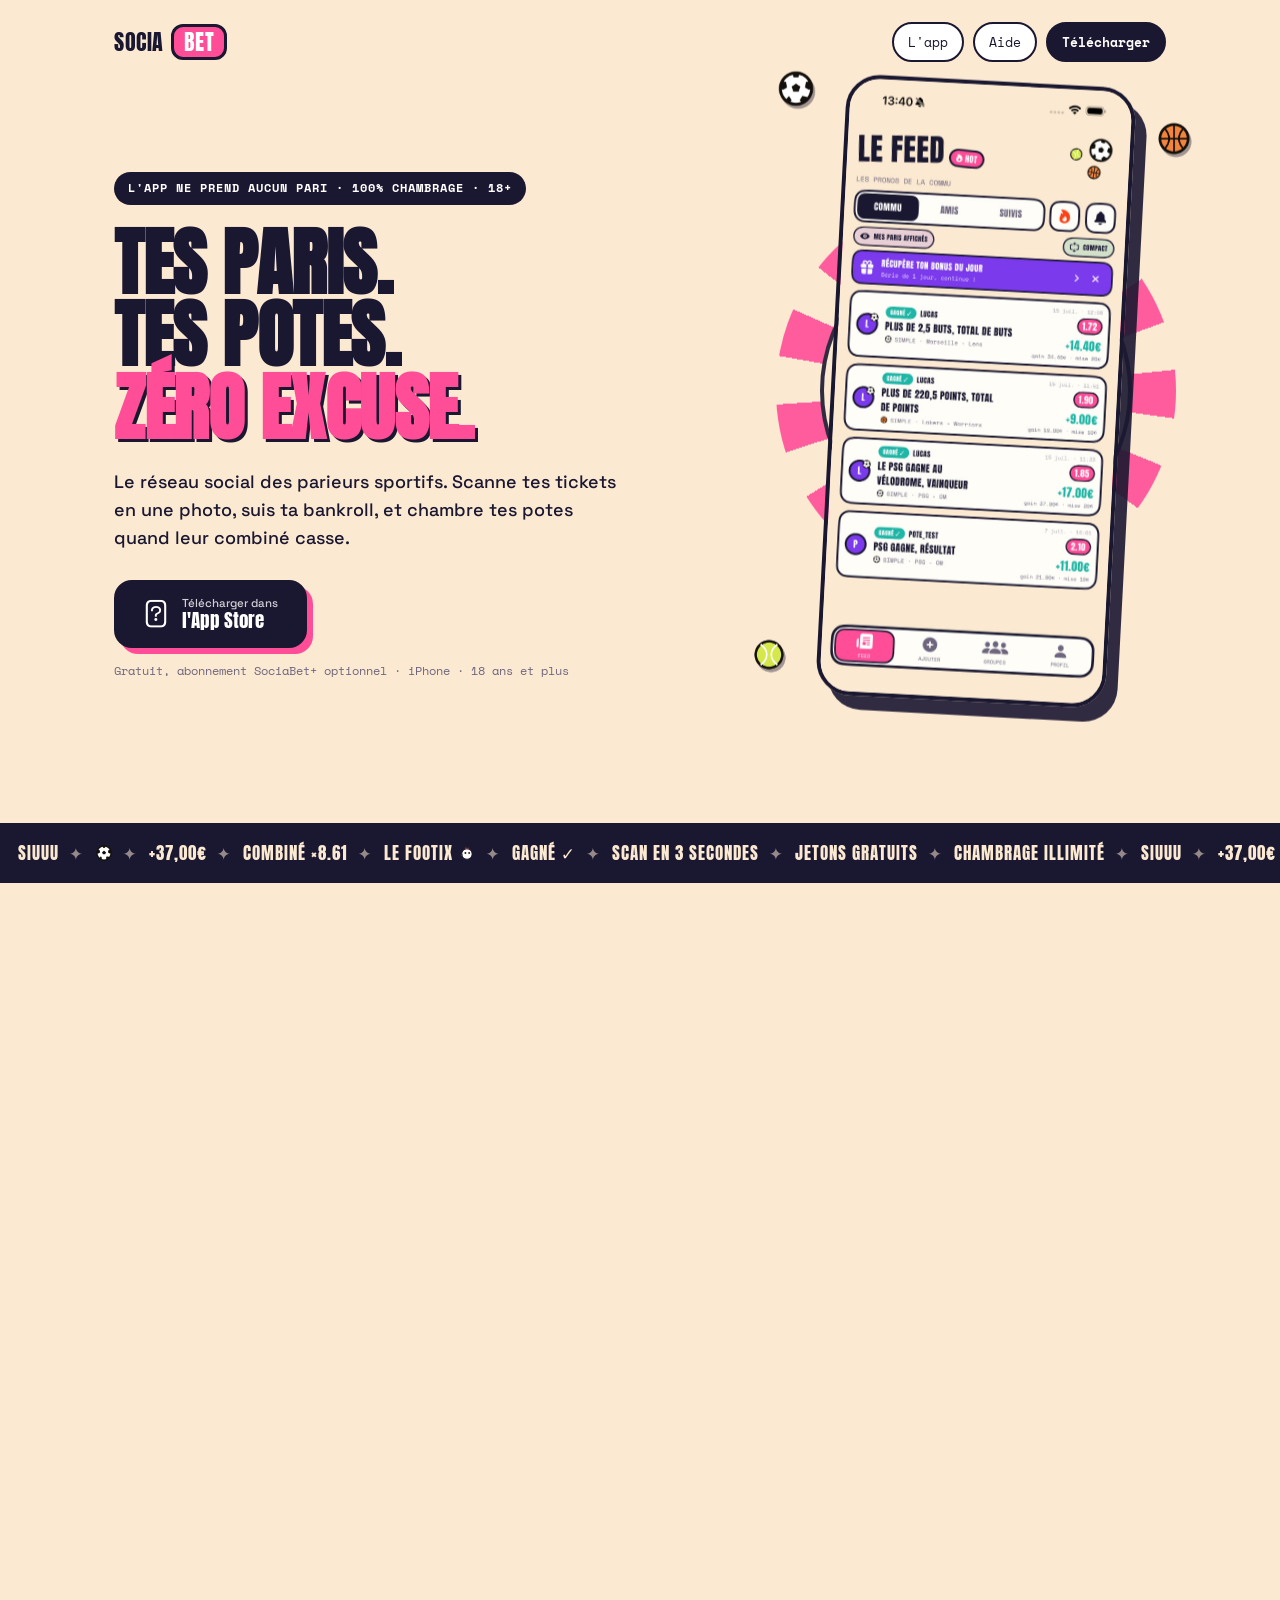
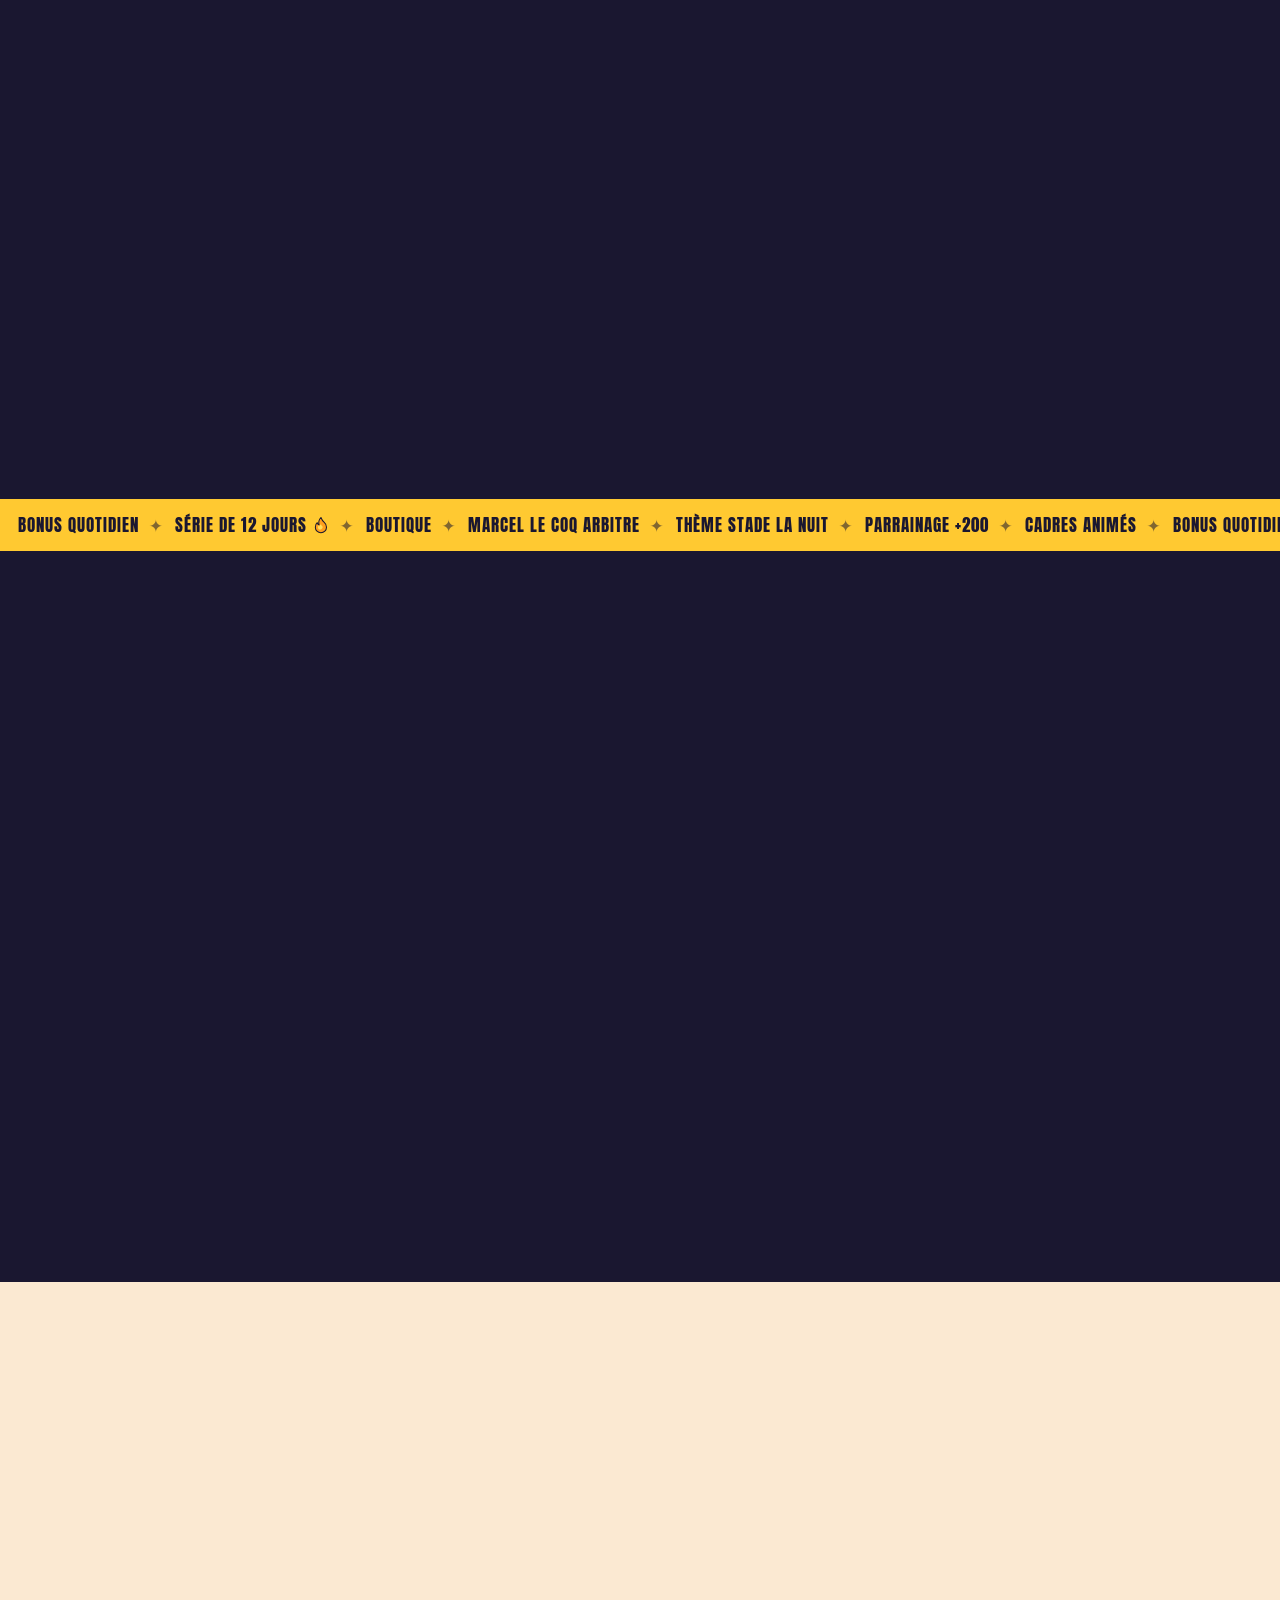
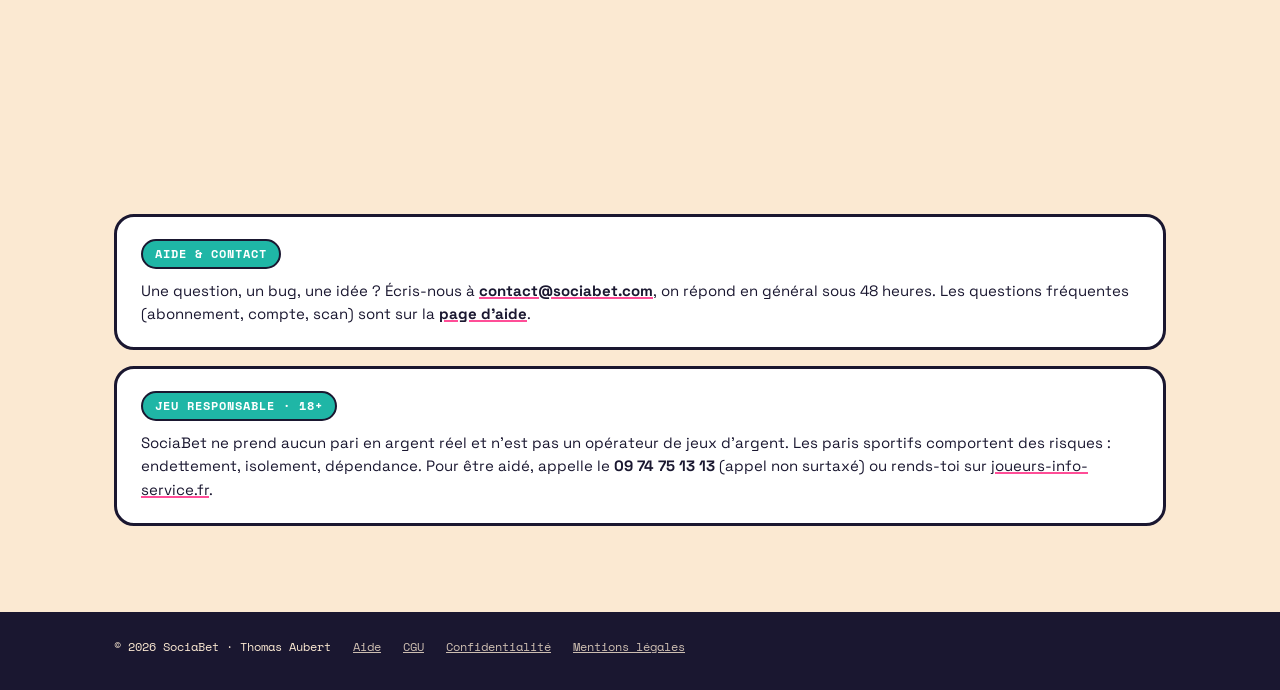
<file: index.html>
<!DOCTYPE html>
<html lang="fr">
<head>
<meta charset="utf-8">
<meta name="viewport" content="width=device-width, initial-scale=1">
<title>SociaBet · Le réseau social des parieurs sportifs</title>
<meta name="description" content="Scanne tes tickets, suis ta bankroll, chambre tes potes. Le réseau social des parieurs sportifs. Tes paris restent chez ton bookmaker. Gratuit sur iPhone.">
<meta name="apple-itunes-app" content="app-id=6777273280">
<meta property="og:title" content="SociaBet · Le réseau social des parieurs sportifs">
<meta property="og:description" content="Scanne tes tickets, suis ta bankroll, chambre tes potes. Tes paris restent chez ton bookmaker.">
<meta property="og:image" content="https://sociabet.com/img/s-feed.jpg">
<meta property="og:url" content="https://sociabet.com/">
<meta property="og:type" content="website">
<link rel="icon" type="image/png" sizes="32x32" href="favicon-32.png">
<link rel="icon" type="image/png" sizes="16x16" href="favicon-16.png">
<link rel="apple-touch-icon" href="apple-touch-icon.png">
<link rel="preconnect" href="https://fonts.googleapis.com">
<link rel="preconnect" href="https://fonts.gstatic.com" crossorigin>
<link href="https://fonts.googleapis.com/css2?family=Anton&family=Space+Grotesk:wght@400;500;700&family=Space+Mono:wght@400;700&display=swap" rel="stylesheet">
<link rel="stylesheet" href="landing.css">
<script>document.documentElement.classList.add("js")</script>
</head>
<body id="haut">

<!-- ============ header + hero ============ -->
<div class="in">
  <header class="top">
    <a class="wordmark" href="index.html">SOCIA<span class="b">BET</span></a>
    <nav>
      <a href="#tuto">L'app</a>
      <a href="aide.html">Aide</a>
      <a class="dl" href="https://apps.apple.com/fr/app/sociabet/id6777273280?ct=site" target="_blank" rel="noopener">Télécharger</a>
    </nav>
  </header>
</div>

<section class="hero">
  <div class="in">
    <div class="hero-copy">
      <span class="eyebrow">L'APP NE PREND AUCUN PARI · 100% CHAMBRAGE · 18+</span>
      <h1><span>Tes paris.</span><span>Tes potes.</span><span class="l3">Zéro excuse.</span></h1>
      <p class="hero-sub">Le réseau social des parieurs sportifs. Scanne tes tickets en une photo, suis ta bankroll, et chambre tes potes quand leur combiné casse.</p>
      <a class="appstore" href="https://apps.apple.com/fr/app/sociabet/id6777273280?ct=site" target="_blank" rel="noopener">
        <span class="apple">&#63743;</span>
        <span class="appstore-txt"><small>Télécharger dans</small>l'App Store</span>
      </a>
      <p class="hero-note">Gratuit, abonnement SociaBet+ optionnel · iPhone · 18 ans et plus</p>
    </div>
    <div class="hero-stage">
      <div class="burst" aria-hidden="true"></div>
      <img class="ball b1" src="img/ic-foot.png" alt="" aria-hidden="true" width="40" height="40">
      <img class="ball b2" src="img/ic-tennis.png" alt="" aria-hidden="true" width="34" height="34">
      <img class="ball b3" src="img/ic-basket.png" alt="" aria-hidden="true" width="36" height="36">
      <div class="phone"><img src="img/s-feed.jpg" alt="Le feed SociaBet : les pronos de la communauté et de tes amis" width="620" height="1347"></div>
    </div>
  </div>
</section>

<div class="ticker" aria-hidden="true">
  <div class="ticker-track">
    <span>SIUUU</span><span><img class="tic" src="img/ic-foot.png" alt=""></span><span>+37,00€</span><span>COMBINÉ ×8.61</span><span>LE FOOTIX <svg class="tic" viewBox="0 0 48 48" aria-hidden="true"><g stroke="#1A1730" stroke-width="2.6" stroke-linejoin="round"><path d="M17 14 q1-7 6-7 q-1 3 1 4 q2-4 6-3 q-2 3 0 5 q4-1 5 3 l-5 3 Z" fill="#E5484D"/><circle cx="24" cy="27" r="14" fill="#FFFDF8"/><path d="M10.5 27 l-6 2.5 6 3.5 Z" fill="#FF9F1C"/></g><circle cx="20" cy="24" r="2.6" fill="#1A1730"/><circle cx="30" cy="24" r="2.6" fill="#1A1730"/></svg></span><span>GAGNÉ ✓</span><span>SCAN EN 3 SECONDES</span><span>JETONS GRATUITS</span><span>CHAMBRAGE ILLIMITÉ</span>
    <span>SIUUU</span><span>+37,00€</span><span>COMBINÉ ×8.61</span><span>LE FOOTIX <svg class="tic" viewBox="0 0 48 48" aria-hidden="true"><g stroke="#1A1730" stroke-width="2.6" stroke-linejoin="round"><path d="M17 14 q1-7 6-7 q-1 3 1 4 q2-4 6-3 q-2 3 0 5 q4-1 5 3 l-5 3 Z" fill="#E5484D"/><circle cx="24" cy="27" r="14" fill="#FFFDF8"/><path d="M10.5 27 l-6 2.5 6 3.5 Z" fill="#FF9F1C"/></g><circle cx="20" cy="24" r="2.6" fill="#1A1730"/><circle cx="30" cy="24" r="2.6" fill="#1A1730"/></svg></span><span>GAGNÉ ✓</span><span>SCAN EN 3 SECONDES</span><span>JETONS GRATUITS</span><span>CHAMBRAGE ILLIMITÉ</span>
  </div>
</div>

<!-- ============ comment ça marche ============ -->
<section class="how" id="tuto">
  <div class="in">
    <div class="how-head rv">
      <h2>Comment ça marche</h2>
      <p>TROIS GESTES, ET TON PARI VIT SA VIE.</p>
    </div>
    <div class="how-grid">
      <div class="how-card c1 rv">
        <span class="hnum">1</span>
        <div class="phone"><img src="img/s-scanner.jpg" alt="Le scanner de tickets SociaBet" loading="lazy" width="620" height="1347"></div>
        <h3>Scanne ton ticket</h3>
        <p>Une photo ou un screenshot : sélections, cotes, mise et gain sont lus tout seuls. Plusieurs paris sur une image ? Tous importés. Pas de ticket ? Saisie manuelle en 30 secondes.</p>
      </div>
      <div class="how-card c2 rv">
        <span class="hnum">2</span>
        <div class="phone"><img src="img/s-detail.jpg" alt="Le détail d'un pari : likes, commentaires, réactions" loading="lazy" width="620" height="1347"></div>
        <h3>Publie, ils réagissent</h3>
        <p>Public, entre amis, en groupe ou privé : tu choisis qui voit quoi, pari par pari. Tes potes likent, commentent, réagissent, et reprennent ton prono en un tap.</p>
      </div>
      <div class="how-card c3 rv">
        <span class="hnum">3</span>
        <div class="phone"><img src="img/s-valider.jpg" alt="L'écran À valider : résultats en un tap" loading="lazy" width="620" height="1347"></div>
        <h3>Valide en un tap</h3>
        <p>Gagné, perdu, annulé : un tap et c'est réglé. Mise en jeu et gains potentiels sous les yeux, bankroll à jour en direct.</p>
      </div>
    </div>
  </div>
</section>

<!-- ============ célébration ============ -->
<section class="block violet">
  <div class="in">
    <div class="phone rv"><img src="img/s-celebration.jpg" alt="La célébration SIUUU en plein écran" loading="lazy" width="440" height="956"></div>
    <div class="block-copy rv">
      <span class="kicker">LE MOMENT ICONIQUE</span>
      <h2>Chaque victoire déclenche TA célébration</h2>
      <p>Un pari gagné, et c'est le show : le SIUUU, la samba, le salto, la statue dorée, le but en or… <strong>28 célébrations</strong> à débloquer, dont des exclusives. Tes potes peuvent la rejouer depuis ton pari, et tu peux l'envoyer dans le chat de groupe pour enfoncer le clou.</p>
    </div>
  </div>
</section>

<!-- ============ combiné de groupe ============ -->
<section class="block orange rev">
  <div class="in">
    <div class="phone rv"><img src="img/s-combi.jpg" alt="Le combiné de groupe SociaBet" loading="lazy" width="620" height="1347"></div>
    <div class="block-copy rv">
      <span class="kicker">LA FEATURE SIGNATURE</span>
      <h2>Le combiné de groupe</h2>
      <p>Chaque membre ajoute UN prono avec SA mise (un match différent chacun), et les cotes se multiplient : le combiné se joue ensuite chez votre bookmaker. Un retardataire ? Un bouton pour le réveiller. Ça passe : gloire collective. Un seul prono tombe : le coupable devient <strong>LE FOOTIX</strong>, pseudo rouge et avatar marqué partout, jusqu'à ce qu'un autre fasse pire. Chat, classement et tableau des coupables inclus.</p>
    </div>
  </div>
</section>

<!-- ============ stats ============ -->
<section class="block teal">
  <div class="in">
    <div class="phone rv"><img src="img/s-profil.jpg" alt="Le profil SociaBet : bankroll et stats" loading="lazy" width="620" height="1347"></div>
    <div class="block-copy rv">
      <span class="kicker">TES CHIFFRES, EN CLAIR</span>
      <h2>Ta bankroll, ton profit, ta courbe</h2>
      <p>Ton vrai bilan, sans triche : paris, réussite, profit net, et la courbe de ta bankroll à explorer jour par jour. Gère <strong>plusieurs bankrolls</strong>, repars à neuf sans perdre ton historique, et plonge dans les stats détaillées : répartitions, records, séries, meilleurs créneaux.</p>
    </div>
  </div>
</section>

<!-- ============ tous mes paris ============ -->
<section class="block paper rev">
  <div class="in">
    <div class="phone rv"><img src="img/s-paris.jpg" alt="Tous mes paris : recherche, filtres et tri" loading="lazy" width="620" height="1347"></div>
    <div class="block-copy rv">
      <span class="kicker">RIEN NE SE PERD</span>
      <h2>Tous tes paris, retrouvables</h2>
      <p>Toute ta carrière de parieur au même endroit : <strong>recherche libre</strong>, onglets public / amis / groupes / privés, filtres par statut, sport ou bookmaker, et tri par plus grosse cote ou plus gros gain. Les en-têtes de mois affichent ton bilan exact, même sur des milliers de paris.</p>
    </div>
  </div>
</section>

<!-- ============ calendrier ============ -->
<section class="block inkbg">
  <div class="in">
    <div class="phone rv"><img src="img/s-calendrier.jpg" alt="Le calendrier des gains" loading="lazy" width="620" height="1347"></div>
    <div class="block-copy rv">
      <span class="kicker">JOUR PAR JOUR</span>
      <h2>Le calendrier des gains</h2>
      <p>Tes journées vertes et tes journées rouges, mois par mois, comme un vrai bilan de trader. Remonte les mois passés en un tap. Un mois rouge se lit aussi vite qu'un mois vert : c'est comme ça qu'on progresse.</p>
    </div>
  </div>
</section>

<!-- ============ scan ============ -->
<section class="block pink rev">
  <div class="in">
    <div class="phone rv"><img src="img/s-quoi-scanner.jpg" alt="Les types d'images acceptées par le scan" loading="lazy" width="620" height="1347"></div>
    <div class="block-copy rv">
      <span class="kicker">ZÉRO SAISIE</span>
      <h2>Le scan sait tout lire</h2>
      <p>Le ticket partagé depuis l'app de ton bookmaker, un screenshot de ta liste de paris (tous importés pour <strong>un seul scan</strong>), ou la photo d'un ticket papier de bar. L'app t'explique même quoi capturer, avec des exemples. Tout est pré-rempli, tu n'as plus qu'à vérifier.</p>
    </div>
  </div>
</section>

<!-- ============ thèmes ============ -->
<section class="block inkbg themes-block">
  <div class="in">
    <div class="duo rv">
      <div class="phone tilt-l"><img src="img/s-theme-foot.jpg" alt="Le feed avec le fond terrain de foot" loading="lazy" width="620" height="1347"></div>
      <div class="phone tilt-c"><img src="img/s-theme-nuit.jpg" alt="Le profil avec le thème stade de nuit" loading="lazy" width="620" height="1347"></div>
      <div class="phone tilt-r"><img src="img/s-theme-basket.jpg" alt="La liste des paris avec le fond parquet basket" loading="lazy" width="620" height="1347"></div>
    </div>
    <div class="block-copy rv">
      <span class="kicker">TON APP, TON DÉCOR</span>
      <h2>19 fonds d'app à collectionner</h2>
      <p>Terrain de foot, parquet, patinoire, circuit F1, tapis de casino… et les <strong>thèmes sombres</strong> qui basculent toute l'app en mode nuit : stade sous les projecteurs, ciel étoilé, court en nocturne. Ils s'achètent en jetons et s'appliquent partout : feed, profil, groupes.</p>
    </div>
  </div>
</section>

<div class="ticker gold" aria-hidden="true">
  <div class="ticker-track">
    <span>BONUS QUOTIDIEN</span><span>SÉRIE DE 12 JOURS <svg class="tic" viewBox="0 0 48 48" aria-hidden="true"><path d="M24 4 q3 8 9 13 q6 5 6 13 a15 15 0 0 1 -30 0 q0-8 5-12 q1 5 5 6 q-3-11 5-20 Z" fill="#FF9F1C" stroke="#1A1730" stroke-width="2.8" stroke-linejoin="round"/><path d="M24 22 q2 4 5 7 a7.5 7.5 0 0 1 -10 7 q-3-2-3-6 q0-4 3-6 q0 3 2 4 q-1-3 3-6 Z" fill="#FFDE59"/></svg></span><span>BOUTIQUE</span><span>MARCEL LE COQ ARBITRE</span><span>THÈME STADE LA NUIT</span><span>PARRAINAGE +200</span><span>CADRES ANIMÉS</span>
    <span>BONUS QUOTIDIEN</span><span>SÉRIE DE 12 JOURS <svg class="tic" viewBox="0 0 48 48" aria-hidden="true"><path d="M24 4 q3 8 9 13 q6 5 6 13 a15 15 0 0 1 -30 0 q0-8 5-12 q1 5 5 6 q-3-11 5-20 Z" fill="#FF9F1C" stroke="#1A1730" stroke-width="2.8" stroke-linejoin="round"/><path d="M24 22 q2 4 5 7 a7.5 7.5 0 0 1 -10 7 q-3-2-3-6 q0-4 3-6 q0 3 2 4 q-1-3 3-6 Z" fill="#FFDE59"/></svg></span><span>BOUTIQUE</span><span>MARCEL LE COQ ARBITRE</span><span>THÈME STADE LA NUIT</span><span>PARRAINAGE +200</span><span>CADRES ANIMÉS</span>
  </div>
</div>

<!-- ============ features ============ -->
<section class="more">
  <div class="in">
    <h2 class="rv">Et ce n'est pas tout</h2>
    <div class="mosaic">
      <div class="tile t1 rv"><div class="emo"><svg class="svgic" viewBox="0 0 48 48" aria-hidden="true"><circle cx="24" cy="24" r="21" fill="#EDB84C" stroke="#1A1730" stroke-width="3.4"/><g fill="#FBE9D2"><rect x="20.5" y="5" width="7" height="7.5" rx="3.4"/><rect x="20.5" y="35.5" width="7" height="7.5" rx="3.4"/><rect x="5" y="20.5" width="7.5" height="7" rx="3.4"/><rect x="35.5" y="20.5" width="7.5" height="7" rx="3.4"/><rect x="20.5" y="5" width="7" height="7.5" rx="3.4" transform="rotate(45 24 24)"/><rect x="20.5" y="35.5" width="7" height="7.5" rx="3.4" transform="rotate(45 24 24)"/><rect x="5" y="20.5" width="7.5" height="7" rx="3.4" transform="rotate(45 24 24)"/><rect x="35.5" y="20.5" width="7.5" height="7" rx="3.4" transform="rotate(45 24 24)"/></g><circle cx="24" cy="24" r="12.5" fill="#F5CE71"/><text x="24" y="30.5" text-anchor="middle" font-family="Archivo Black, sans-serif" font-size="17" fill="#1A1730">J</text></svg></div><h3>Les jetons</h3><p>Bonus quotidien, séries de connexion, défis vérifiés serveur. Une monnaie de jeu, sans valeur monétaire, qui se gagne en jouant.</p></div>
      <div class="tile t2 rv"><div class="emo"><svg class="svgic" viewBox="0 0 48 48" aria-hidden="true"><path d="M10 17 h28 l-2.5 24 a3.5 3.5 0 0 1 -3.5 3 h-16 a3.5 3.5 0 0 1 -3.5 -3 Z" fill="#FFFDF8" stroke="#1A1730" stroke-width="3"/><path d="M17 21 v-7 a7 7 0 0 1 14 0 v7" fill="none" stroke="#1A1730" stroke-width="3" stroke-linecap="round"/></svg></div><h3>La boutique</h3><p>Cadres d'avatar animés, titres, thèmes, fonds d'app (stade la nuit, casino, parquet…), compagnons et célébrations.</p></div>
      <div class="tile t3 rv"><div class="emo"><svg class="svgic" viewBox="0 0 48 48" aria-hidden="true"><path d="M24 4 q3 8 9 13 q6 5 6 13 a15 15 0 0 1 -30 0 q0-8 5-12 q1 5 5 6 q-3-11 5-20 Z" fill="#FF9F1C" stroke="#1A1730" stroke-width="2.8" stroke-linejoin="round"/><path d="M24 22 q2 4 5 7 a7.5 7.5 0 0 1 -10 7 q-3-2-3-6 q0-4 3-6 q0 3 2 4 q-1-3 3-6 Z" fill="#FFDE59"/></svg></div><h3>Les réactions</h3><p>Chambre ou félicite en un tap. Les abonnés ont 4 réactions animées exclusives : GOAT, LÉGENDE, TACLE, DIAMANT.</p></div>
      <div class="tile t4 rv"><div class="emo"><svg class="svgic" viewBox="0 0 48 48" aria-hidden="true"><path d="M24 5 a4 4 0 0 1 4 4 q9 3 9 14 v8 l4 6 h-34 l4 -6 v-8 q0-11 9-14 a4 4 0 0 1 4 -4 Z" fill="#FFFDF8" stroke="#1A1730" stroke-width="3" stroke-linejoin="round"/><path d="M19 39 a5 5 0 0 0 10 0" fill="#FFFDF8" stroke="#1A1730" stroke-width="3"/></svg></div><h3>Les alertes</h3><p>Cotes boostées et bons plans partagés par tes amis et tes suivis, avec notification. Fini le bon plan raté.</p></div>
      <div class="tile t5 rv"><div class="emo"><svg class="svgic" viewBox="0 0 48 48" aria-hidden="true"><g stroke="#1A1730" stroke-width="2.8"><circle cx="17" cy="17" r="7" fill="#FFFDF8"/><circle cx="33" cy="19" r="6" fill="#FFDE59"/><path d="M5 42 q0-12 12-12 q12 0 12 12 Z" fill="#FFFDF8" stroke-linejoin="round"/><path d="M28 42 q0-9 -3.5-11 q2-2 8.5-2 q10 0 10 13 Z" fill="#FFDE59" stroke-linejoin="round"/></g></svg></div><h3>Le parrainage</h3><p>200 jetons par pote qui rejoint avec ton code, et une célébration d'équipe exclusive à 5 parrainages.</p></div>
      <div class="tile t6 rv"><div class="emo"><svg class="svgic" viewBox="0 0 100 88" aria-hidden="true"><polygon points="6,26 30,50 50,12 70,50 94,26 86,82 14,82" fill="#D99A06" stroke="#1A1730" stroke-width="5" stroke-linejoin="round"/><circle cx="32" cy="64" r="6" fill="#fff"/><circle cx="50" cy="64" r="6" fill="#fff"/><circle cx="68" cy="64" r="6" fill="#fff"/></svg></div><h3>SociaBet+</h3><p>100 scans par jour, labo de stats complet, montantes illimitées, bankrolls multiples et cosmétiques exclusifs.</p></div>
    </div>
  </div>
</section>

<!-- ============ CTA final ============ -->
<section class="last">
  <div class="in rv">
    <h2>Ramène<br>ton <span class="accent">groupe.</span></h2>
    <p>SociaBet est gratuit. Crée ton groupe, lance un combiné, et que le meilleur chambre les autres.</p>
    <a class="appstore" href="https://apps.apple.com/fr/app/sociabet/id6777273280?ct=site" target="_blank" rel="noopener">
      <span class="apple">&#63743;</span>
      <span class="appstore-txt"><small>Télécharger dans</small>l'App Store</span>
    </a>
  </div>
</section>

<!-- ============ aide + jeu responsable ============ -->
<section class="quiet">
  <div class="in">
    <div class="card" id="support">
      <span class="tag">Aide &amp; contact</span>
      <p>Une question, un bug, une idée ? Écris-nous à <a href="mailto:contact@sociabet.com"><strong>contact@sociabet.com</strong></a>, on répond en général sous 48&nbsp;heures. Les questions fréquentes (abonnement, compte, scan) sont sur la <a href="aide.html"><strong>page d'aide</strong></a>.</p>
    </div>
    <div class="card">
      <span class="tag">Jeu responsable · 18+</span>
      <p>SociaBet ne prend aucun pari en argent réel et n'est pas un opérateur de jeux d'argent. Les paris sportifs comportent des risques : endettement, isolement, dépendance. Pour être aidé, appelle le <strong>09&nbsp;74&nbsp;75&nbsp;13&nbsp;13</strong> (appel non surtaxé) ou rends-toi sur <a href="https://www.joueurs-info-service.fr" rel="noopener">joueurs-info-service.fr</a>.</p>
    </div>
  </div>
</section>

<footer>
  <div class="in">
    <span>© 2026 SociaBet · Thomas Aubert</span>
    <a href="aide.html">Aide</a>
    <a href="cgu.html">CGU</a>
    <a href="confidentialite.html">Confidentialité</a>
    <a href="mentions-legales.html">Mentions légales</a>
  </div>
</footer>

<a class="totop" href="#haut" aria-label="Remonter en haut">↑</a>

<script>
  const io = "IntersectionObserver" in window
    ? new IntersectionObserver((es) => es.forEach((e) => {
        e.target.classList.toggle("vis", e.isIntersecting);
      }), { threshold: 0.12, rootMargin: "8% 0px 8% 0px" })
    : null;
  document.querySelectorAll(".rv").forEach((el) => io ? io.observe(el) : el.classList.add("vis"));

  // Parallax discret : les téléphones dérivent lentement par rapport au scroll.
  const pars = [...document.querySelectorAll(".block .phone, .duo .phone, .hero-stage")];
  let tick = false;
  function parallax() {
    if (tick) return; tick = true;
    requestAnimationFrame(() => {
      const vh = innerHeight;
      pars.forEach((el) => {
        const r = el.getBoundingClientRect();
        const c = (r.top + r.height / 2 - vh / 2) / vh;
        el.style.translate = "0 " + (c * -64).toFixed(1) + "px";
      });
      tick = false;
    });
  }
  if (matchMedia("(prefers-reduced-motion: no-preference)").matches && innerWidth > 760) {
    addEventListener("scroll", parallax, { passive: true });
    parallax();
  }

  // Bouton « remonter » : visible après un écran de scroll.
  const totop = document.querySelector(".totop");
  addEventListener("scroll", () => {
    totop.classList.toggle("show", scrollY > innerHeight * 0.9);
  }, { passive: true });
</script>

</body>
</html>
</file>
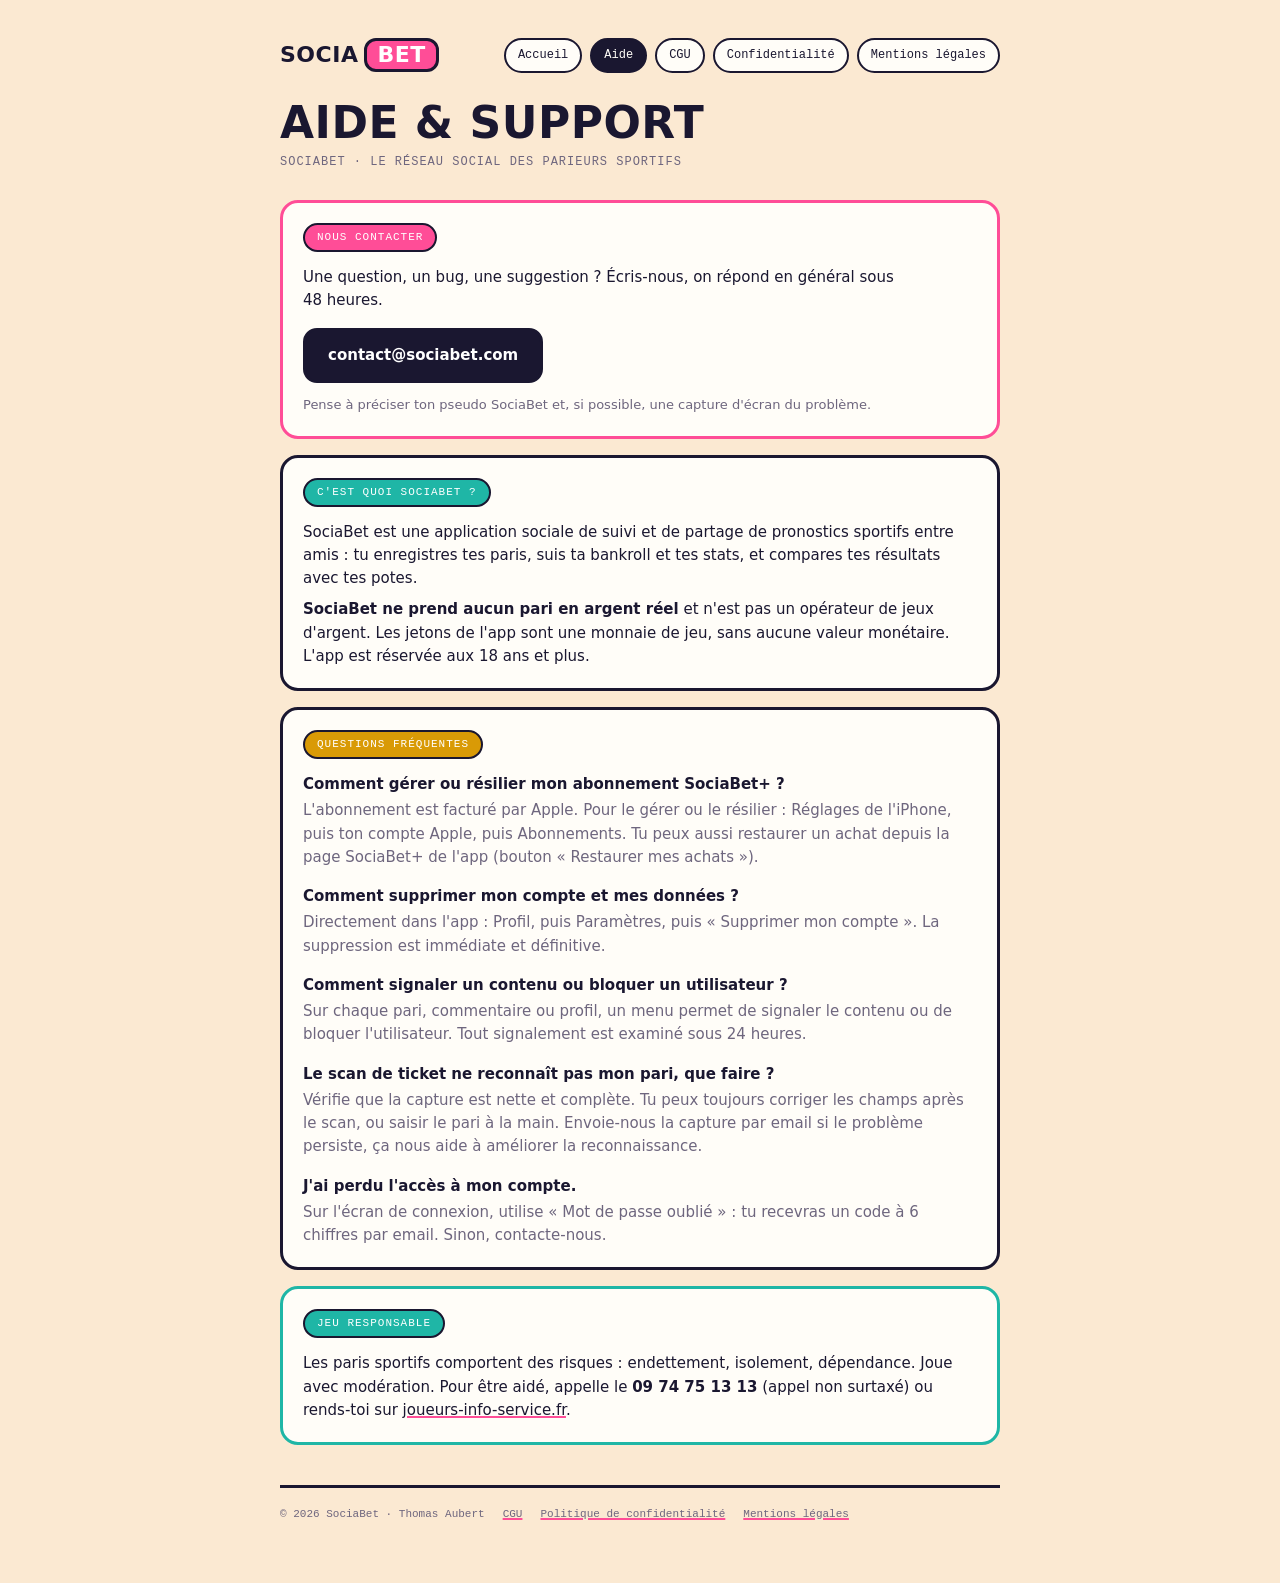
<file: aide.html>
<!DOCTYPE html>
<html lang="fr">
<head>
<meta charset="utf-8">
<meta name="viewport" content="width=device-width, initial-scale=1">
<title>SociaBet · Aide &amp; support</title>
<meta name="description" content="Support officiel de SociaBet, le réseau social des parieurs sportifs. Aide, contact et documents légaux.">
<link rel="icon" type="image/png" sizes="32x32" href="favicon-32.png">
<link rel="icon" type="image/png" sizes="16x16" href="favicon-16.png">
<link rel="apple-touch-icon" href="apple-touch-icon.png">
<link rel="stylesheet" href="styles.css">
</head>
<body>
<div class="wrap">

<header>
  <a class="wordmark" href="index.html">SOCIA<span class="b">BET</span></a>
  <nav>
    <a href="index.html">Accueil</a>
    <a href="aide.html" class="active">Aide</a>
    <a href="cgu.html">CGU</a>
    <a href="confidentialite.html">Confidentialité</a>
    <a href="mentions-legales.html">Mentions légales</a>
  </nav>
</header>

<h1>Aide &amp; support</h1>
<p class="subtitle">SociaBet · le réseau social des parieurs sportifs</p>

<div class="card accent">
  <span class="badge">Nous contacter</span>
  <p>Une question, un bug, une suggestion ? Écris-nous, on répond en général sous 48&nbsp;heures.</p>
  <p style="margin-top:10px"><a class="cta" href="mailto:contact@sociabet.com">contact@sociabet.com</a></p>
  <p class="soft" style="margin-top:12px; font-size:13px">Pense à préciser ton pseudo SociaBet et, si possible, une capture d'écran du problème.</p>
</div>

<div class="card">
  <span class="badge teal">C'est quoi SociaBet ?</span>
  <p>SociaBet est une application sociale de suivi et de partage de pronostics sportifs entre amis : tu enregistres tes paris, suis ta bankroll et tes stats, et compares tes résultats avec tes potes.</p>
  <p style="margin-top:8px"><strong>SociaBet ne prend aucun pari en argent réel</strong> et n'est pas un opérateur de jeux d'argent. Les jetons de l'app sont une monnaie de jeu, sans aucune valeur monétaire. L'app est réservée aux 18 ans et plus.</p>
</div>

<div class="card">
  <span class="badge gold">Questions fréquentes</span>

  <div class="faq">
    <p class="faq-q">Comment gérer ou résilier mon abonnement SociaBet+ ?</p>
    <p class="soft">L'abonnement est facturé par Apple. Pour le gérer ou le résilier : Réglages de l'iPhone, puis ton compte Apple, puis Abonnements. Tu peux aussi restaurer un achat depuis la page SociaBet+ de l'app (bouton « Restaurer mes achats »).</p>
  </div>

  <div class="faq">
    <p class="faq-q">Comment supprimer mon compte et mes données ?</p>
    <p class="soft">Directement dans l'app : Profil, puis Paramètres, puis « Supprimer mon compte ». La suppression est immédiate et définitive.</p>
  </div>

  <div class="faq">
    <p class="faq-q">Comment signaler un contenu ou bloquer un utilisateur ?</p>
    <p class="soft">Sur chaque pari, commentaire ou profil, un menu permet de signaler le contenu ou de bloquer l'utilisateur. Tout signalement est examiné sous 24&nbsp;heures.</p>
  </div>

  <div class="faq">
    <p class="faq-q">Le scan de ticket ne reconnaît pas mon pari, que faire ?</p>
    <p class="soft">Vérifie que la capture est nette et complète. Tu peux toujours corriger les champs après le scan, ou saisir le pari à la main. Envoie-nous la capture par email si le problème persiste, ça nous aide à améliorer la reconnaissance.</p>
  </div>

  <div class="faq">
    <p class="faq-q">J'ai perdu l'accès à mon compte.</p>
    <p class="soft">Sur l'écran de connexion, utilise « Mot de passe oublié » : tu recevras un code à 6 chiffres par email. Sinon, contacte-nous.</p>
  </div>
</div>

<div class="card teal">
  <span class="badge teal">Jeu responsable</span>
  <p>Les paris sportifs comportent des risques : endettement, isolement, dépendance. Joue avec modération. Pour être aidé, appelle le <strong>09&nbsp;74&nbsp;75&nbsp;13&nbsp;13</strong> (appel non surtaxé) ou rends-toi sur <a href="https://www.joueurs-info-service.fr" rel="noopener">joueurs-info-service.fr</a>.</p>
</div>

<footer>
  <span>© 2026 SociaBet · Thomas Aubert</span>
  <a href="cgu.html">CGU</a>
  <a href="confidentialite.html">Politique de confidentialité</a>
  <a href="mentions-legales.html">Mentions légales</a>
</footer>

</div>
</body>
</html>
</file>
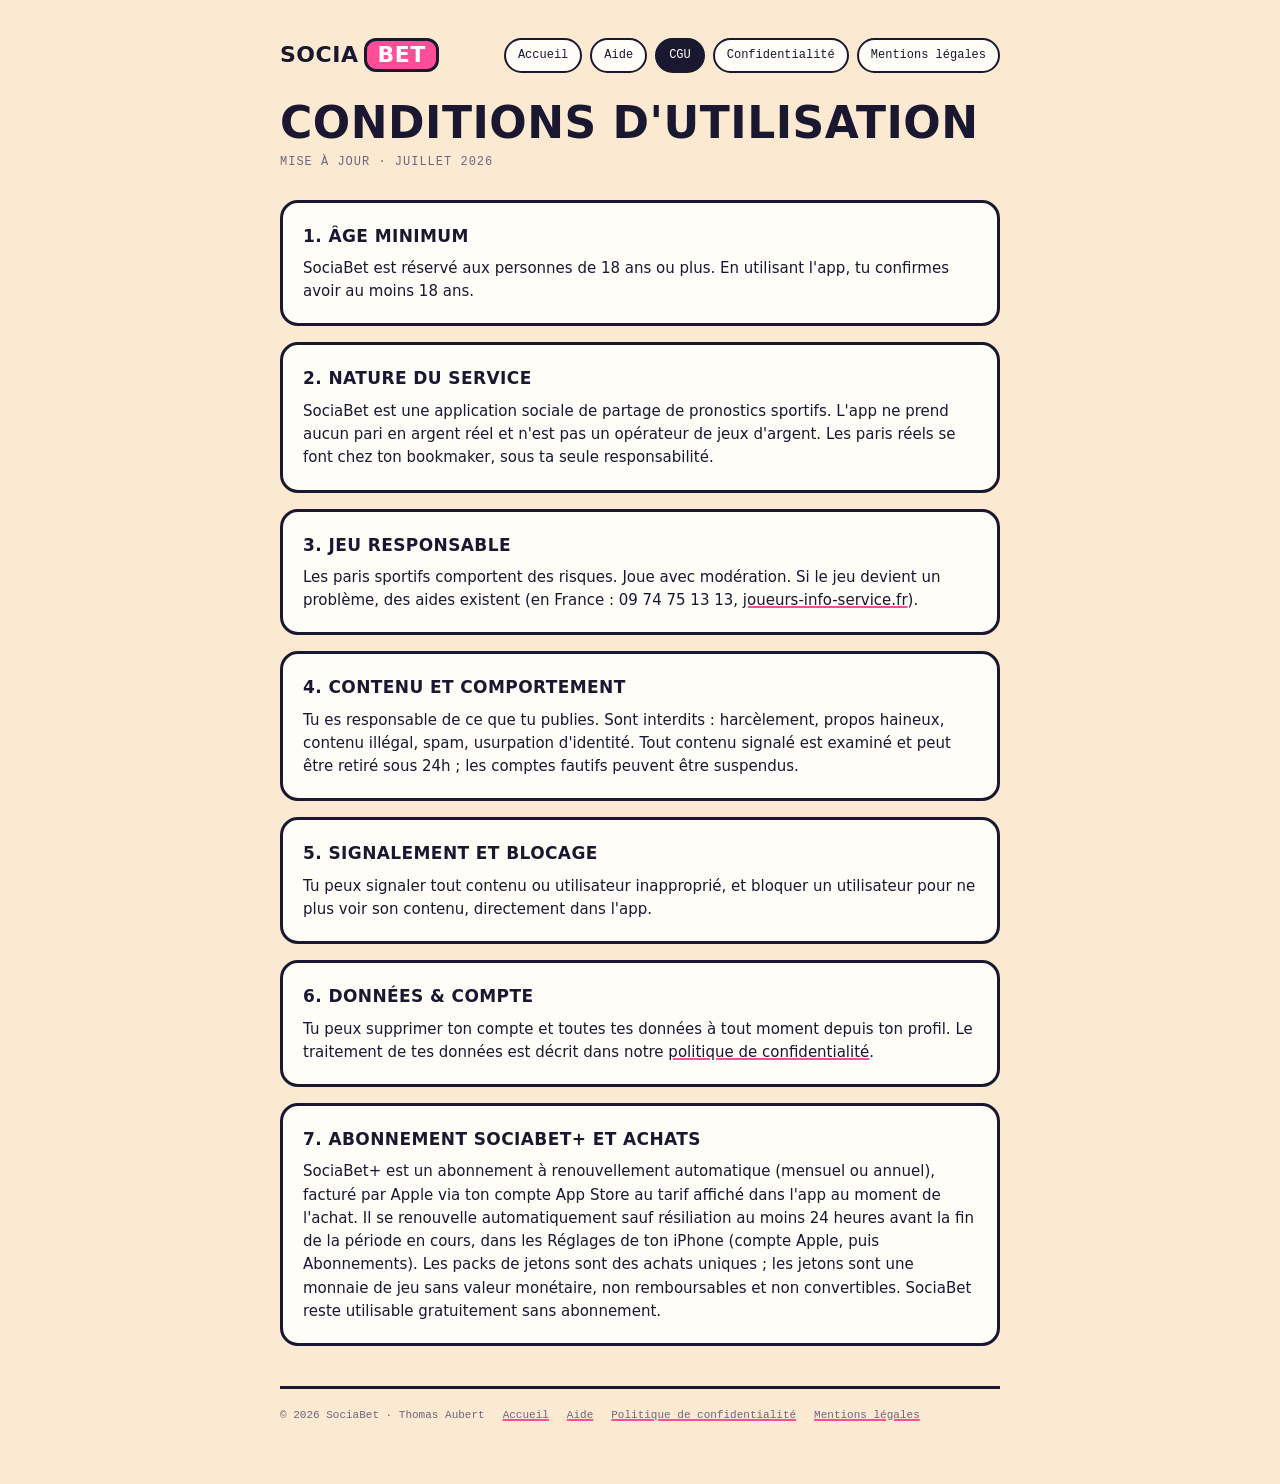
<file: cgu.html>
<!DOCTYPE html>
<html lang="fr">
<head>
<meta charset="utf-8">
<meta name="viewport" content="width=device-width, initial-scale=1">
<title>SociaBet · Conditions d'utilisation</title>
<meta name="description" content="Conditions générales d'utilisation de l'application SociaBet.">
<link rel="icon" type="image/png" sizes="32x32" href="favicon-32.png">
<link rel="icon" type="image/png" sizes="16x16" href="favicon-16.png">
<link rel="apple-touch-icon" href="apple-touch-icon.png">
<link rel="stylesheet" href="styles.css">
</head>
<body>
<div class="wrap">

<header>
  <a class="wordmark" href="index.html">SOCIA<span class="b">BET</span></a>
  <nav>
    <a href="index.html">Accueil</a>
    <a href="aide.html">Aide</a>
    <a href="cgu.html" class="active">CGU</a>
    <a href="confidentialite.html">Confidentialité</a>
    <a href="mentions-legales.html">Mentions légales</a>
  </nav>
</header>

<h1>Conditions d'utilisation</h1>
<p class="subtitle">Mise à jour · juillet 2026</p>

<div class="card">
  <h2>1. Âge minimum</h2>
  <p>SociaBet est réservé aux personnes de 18 ans ou plus. En utilisant l'app, tu confirmes avoir au moins 18 ans.</p>
</div>

<div class="card">
  <h2>2. Nature du service</h2>
  <p>SociaBet est une application sociale de partage de pronostics sportifs. L'app ne prend aucun pari en argent réel et n'est pas un opérateur de jeux d'argent. Les paris réels se font chez ton bookmaker, sous ta seule responsabilité.</p>
</div>

<div class="card">
  <h2>3. Jeu responsable</h2>
  <p>Les paris sportifs comportent des risques. Joue avec modération. Si le jeu devient un problème, des aides existent (en France : 09&nbsp;74&nbsp;75&nbsp;13&nbsp;13, <a href="https://www.joueurs-info-service.fr" rel="noopener">joueurs-info-service.fr</a>).</p>
</div>

<div class="card">
  <h2>4. Contenu et comportement</h2>
  <p>Tu es responsable de ce que tu publies. Sont interdits : harcèlement, propos haineux, contenu illégal, spam, usurpation d'identité. Tout contenu signalé est examiné et peut être retiré sous 24h ; les comptes fautifs peuvent être suspendus.</p>
</div>

<div class="card">
  <h2>5. Signalement et blocage</h2>
  <p>Tu peux signaler tout contenu ou utilisateur inapproprié, et bloquer un utilisateur pour ne plus voir son contenu, directement dans l'app.</p>
</div>

<div class="card">
  <h2>6. Données &amp; compte</h2>
  <p>Tu peux supprimer ton compte et toutes tes données à tout moment depuis ton profil. Le traitement de tes données est décrit dans notre <a href="confidentialite.html">politique de confidentialité</a>.</p>
</div>

<div class="card">
  <h2>7. Abonnement SociaBet+ et achats</h2>
  <p>SociaBet+ est un abonnement à renouvellement automatique (mensuel ou annuel), facturé par Apple via ton compte App Store au tarif affiché dans l'app au moment de l'achat. Il se renouvelle automatiquement sauf résiliation au moins 24&nbsp;heures avant la fin de la période en cours, dans les Réglages de ton iPhone (compte Apple, puis Abonnements). Les packs de jetons sont des achats uniques ; les jetons sont une monnaie de jeu sans valeur monétaire, non remboursables et non convertibles. SociaBet reste utilisable gratuitement sans abonnement.</p>
</div>

<footer>
  <span>© 2026 SociaBet · Thomas Aubert</span>
  <a href="index.html">Accueil</a>
    <a href="aide.html">Aide</a>
  <a href="confidentialite.html">Politique de confidentialité</a>
  <a href="mentions-legales.html">Mentions légales</a>
</footer>

</div>
</body>
</html>
</file>
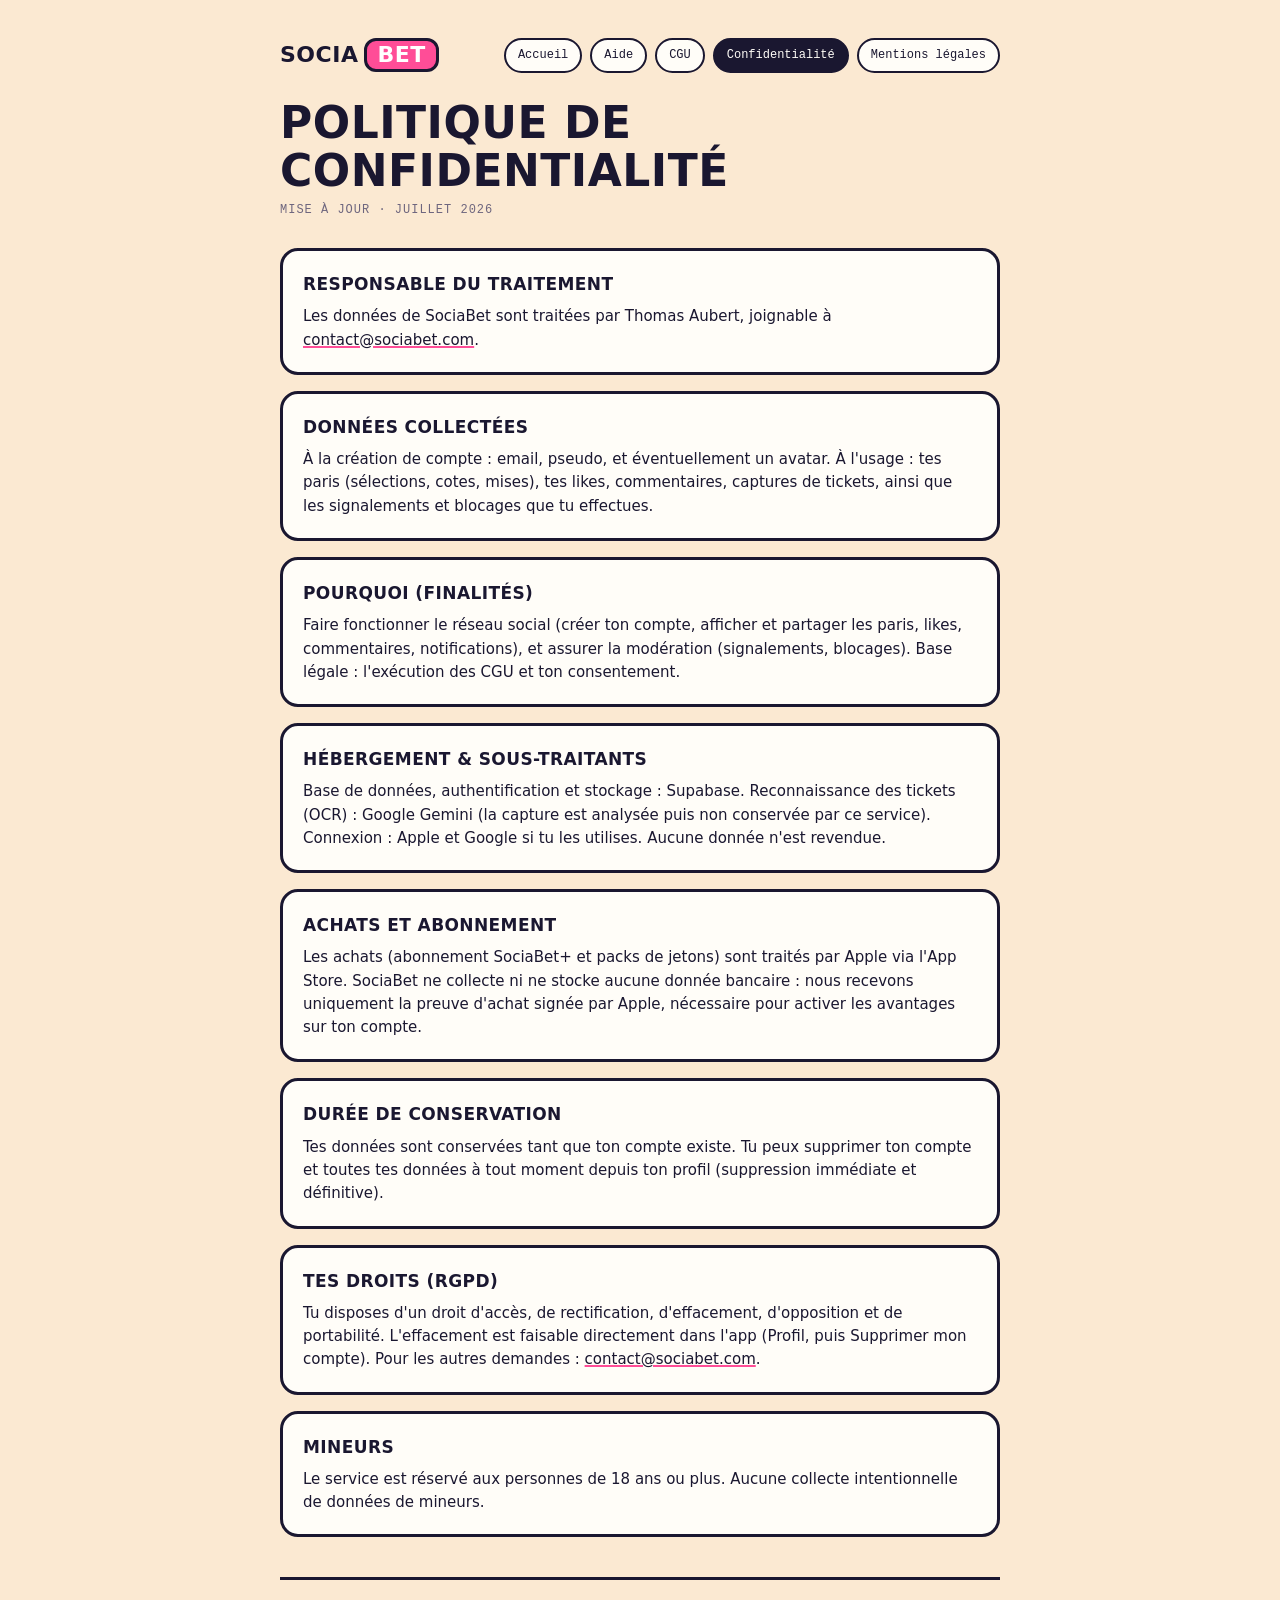
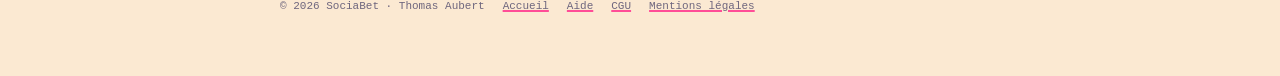
<file: confidentialite.html>
<!DOCTYPE html>
<html lang="fr">
<head>
<meta charset="utf-8">
<meta name="viewport" content="width=device-width, initial-scale=1">
<title>SociaBet · Politique de confidentialité</title>
<meta name="description" content="Politique de confidentialité de l'application SociaBet.">
<link rel="icon" type="image/png" sizes="32x32" href="favicon-32.png">
<link rel="icon" type="image/png" sizes="16x16" href="favicon-16.png">
<link rel="apple-touch-icon" href="apple-touch-icon.png">
<link rel="stylesheet" href="styles.css">
</head>
<body>
<div class="wrap">

<header>
  <a class="wordmark" href="index.html">SOCIA<span class="b">BET</span></a>
  <nav>
    <a href="index.html">Accueil</a>
    <a href="aide.html">Aide</a>
    <a href="cgu.html">CGU</a>
    <a href="confidentialite.html" class="active">Confidentialité</a>
    <a href="mentions-legales.html">Mentions légales</a>
  </nav>
</header>

<h1>Politique de confidentialité</h1>
<p class="subtitle">Mise à jour · juillet 2026</p>

<div class="card">
  <h2>Responsable du traitement</h2>
  <p>Les données de SociaBet sont traitées par Thomas Aubert, joignable à <a href="mailto:contact@sociabet.com">contact@sociabet.com</a>.</p>
</div>

<div class="card">
  <h2>Données collectées</h2>
  <p>À la création de compte : email, pseudo, et éventuellement un avatar. À l'usage : tes paris (sélections, cotes, mises), tes likes, commentaires, captures de tickets, ainsi que les signalements et blocages que tu effectues.</p>
</div>

<div class="card">
  <h2>Pourquoi (finalités)</h2>
  <p>Faire fonctionner le réseau social (créer ton compte, afficher et partager les paris, likes, commentaires, notifications), et assurer la modération (signalements, blocages). Base légale : l'exécution des CGU et ton consentement.</p>
</div>

<div class="card">
  <h2>Hébergement &amp; sous-traitants</h2>
  <p>Base de données, authentification et stockage : Supabase. Reconnaissance des tickets (OCR) : Google Gemini (la capture est analysée puis non conservée par ce service). Connexion : Apple et Google si tu les utilises. Aucune donnée n'est revendue.</p>
</div>

<div class="card">
  <h2>Achats et abonnement</h2>
  <p>Les achats (abonnement SociaBet+ et packs de jetons) sont traités par Apple via l'App Store. SociaBet ne collecte ni ne stocke aucune donnée bancaire : nous recevons uniquement la preuve d'achat signée par Apple, nécessaire pour activer les avantages sur ton compte.</p>
</div>

<div class="card">
  <h2>Durée de conservation</h2>
  <p>Tes données sont conservées tant que ton compte existe. Tu peux supprimer ton compte et toutes tes données à tout moment depuis ton profil (suppression immédiate et définitive).</p>
</div>

<div class="card">
  <h2>Tes droits (RGPD)</h2>
  <p>Tu disposes d'un droit d'accès, de rectification, d'effacement, d'opposition et de portabilité. L'effacement est faisable directement dans l'app (Profil, puis Supprimer mon compte). Pour les autres demandes : <a href="mailto:contact@sociabet.com">contact@sociabet.com</a>.</p>
</div>

<div class="card">
  <h2>Mineurs</h2>
  <p>Le service est réservé aux personnes de 18 ans ou plus. Aucune collecte intentionnelle de données de mineurs.</p>
</div>

<footer>
  <span>© 2026 SociaBet · Thomas Aubert</span>
  <a href="index.html">Accueil</a>
    <a href="aide.html">Aide</a>
  <a href="cgu.html">CGU</a>
  <a href="mentions-legales.html">Mentions légales</a>
</footer>

</div>
</body>
</html>
</file>
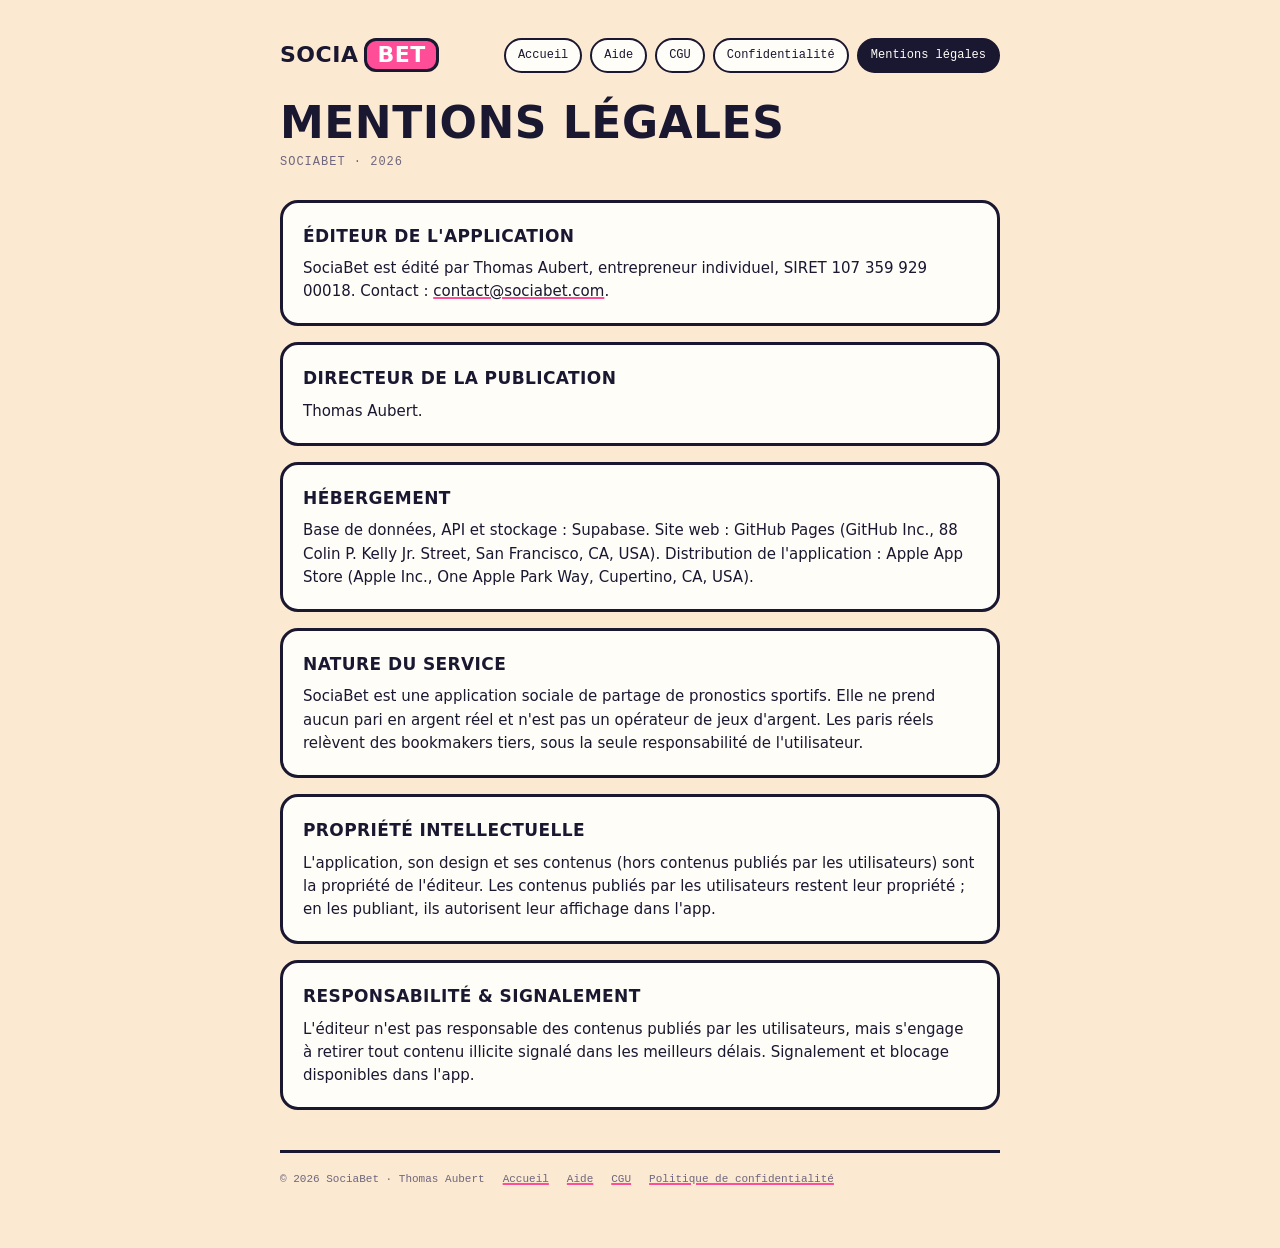
<file: legal.html>
<!DOCTYPE html>
<html lang="fr">
<head>
<meta charset="utf-8">
<meta http-equiv="refresh" content="0; url=mentions-legales.html">
<link rel="canonical" href="https://sociabet.com/mentions-legales.html">
<title>SociaBet · Mentions légales</title>
</head>
<body>
<p>Cette page a déménagé : <a href="mentions-legales.html">Mentions légales</a>.</p>
</body>
</html>
</file>
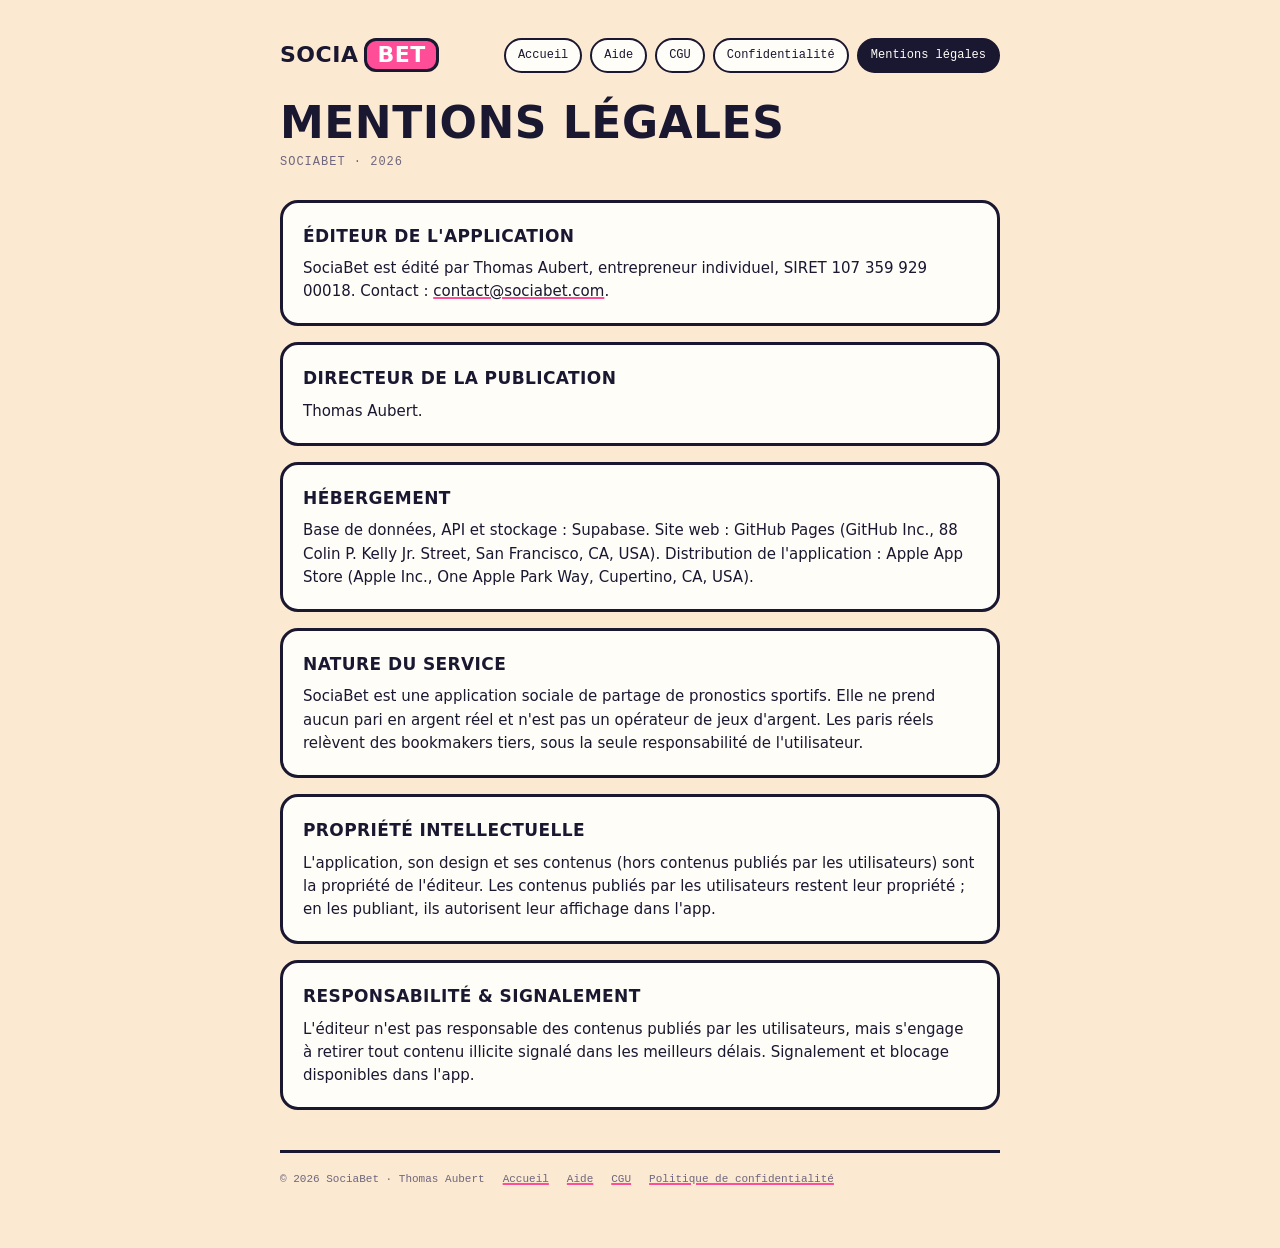
<file: mentions-legales.html>
<!DOCTYPE html>
<html lang="fr">
<head>
<meta charset="utf-8">
<meta name="viewport" content="width=device-width, initial-scale=1">
<title>SociaBet · Mentions légales</title>
<meta name="description" content="Mentions légales de l'application SociaBet.">
<link rel="icon" type="image/png" sizes="32x32" href="favicon-32.png">
<link rel="icon" type="image/png" sizes="16x16" href="favicon-16.png">
<link rel="apple-touch-icon" href="apple-touch-icon.png">
<link rel="stylesheet" href="styles.css">
</head>
<body>
<div class="wrap">

<header>
  <a class="wordmark" href="index.html">SOCIA<span class="b">BET</span></a>
  <nav>
    <a href="index.html">Accueil</a>
    <a href="aide.html">Aide</a>
    <a href="cgu.html">CGU</a>
    <a href="confidentialite.html">Confidentialité</a>
    <a href="mentions-legales.html" class="active">Mentions légales</a>
  </nav>
</header>

<h1>Mentions légales</h1>
<p class="subtitle">SociaBet · 2026</p>

<div class="card">
  <h2>Éditeur de l'application</h2>
  <p>SociaBet est édité par Thomas Aubert, entrepreneur individuel, SIRET 107 359 929 00018. Contact : <a href="mailto:contact@sociabet.com">contact@sociabet.com</a>.</p>
</div>

<div class="card">
  <h2>Directeur de la publication</h2>
  <p>Thomas Aubert.</p>
</div>

<div class="card">
  <h2>Hébergement</h2>
  <p>Base de données, API et stockage : Supabase. Site web : GitHub Pages (GitHub Inc., 88 Colin P. Kelly Jr. Street, San Francisco, CA, USA). Distribution de l'application : Apple App Store (Apple Inc., One Apple Park Way, Cupertino, CA, USA).</p>
</div>

<div class="card">
  <h2>Nature du service</h2>
  <p>SociaBet est une application sociale de partage de pronostics sportifs. Elle ne prend aucun pari en argent réel et n'est pas un opérateur de jeux d'argent. Les paris réels relèvent des bookmakers tiers, sous la seule responsabilité de l'utilisateur.</p>
</div>

<div class="card">
  <h2>Propriété intellectuelle</h2>
  <p>L'application, son design et ses contenus (hors contenus publiés par les utilisateurs) sont la propriété de l'éditeur. Les contenus publiés par les utilisateurs restent leur propriété ; en les publiant, ils autorisent leur affichage dans l'app.</p>
</div>

<div class="card">
  <h2>Responsabilité &amp; signalement</h2>
  <p>L'éditeur n'est pas responsable des contenus publiés par les utilisateurs, mais s'engage à retirer tout contenu illicite signalé dans les meilleurs délais. Signalement et blocage disponibles dans l'app.</p>
</div>

<footer>
  <span>© 2026 SociaBet · Thomas Aubert</span>
  <a href="index.html">Accueil</a>
    <a href="aide.html">Aide</a>
  <a href="cgu.html">CGU</a>
  <a href="confidentialite.html">Politique de confidentialité</a>
</footer>

</div>
</body>
</html>
</file>
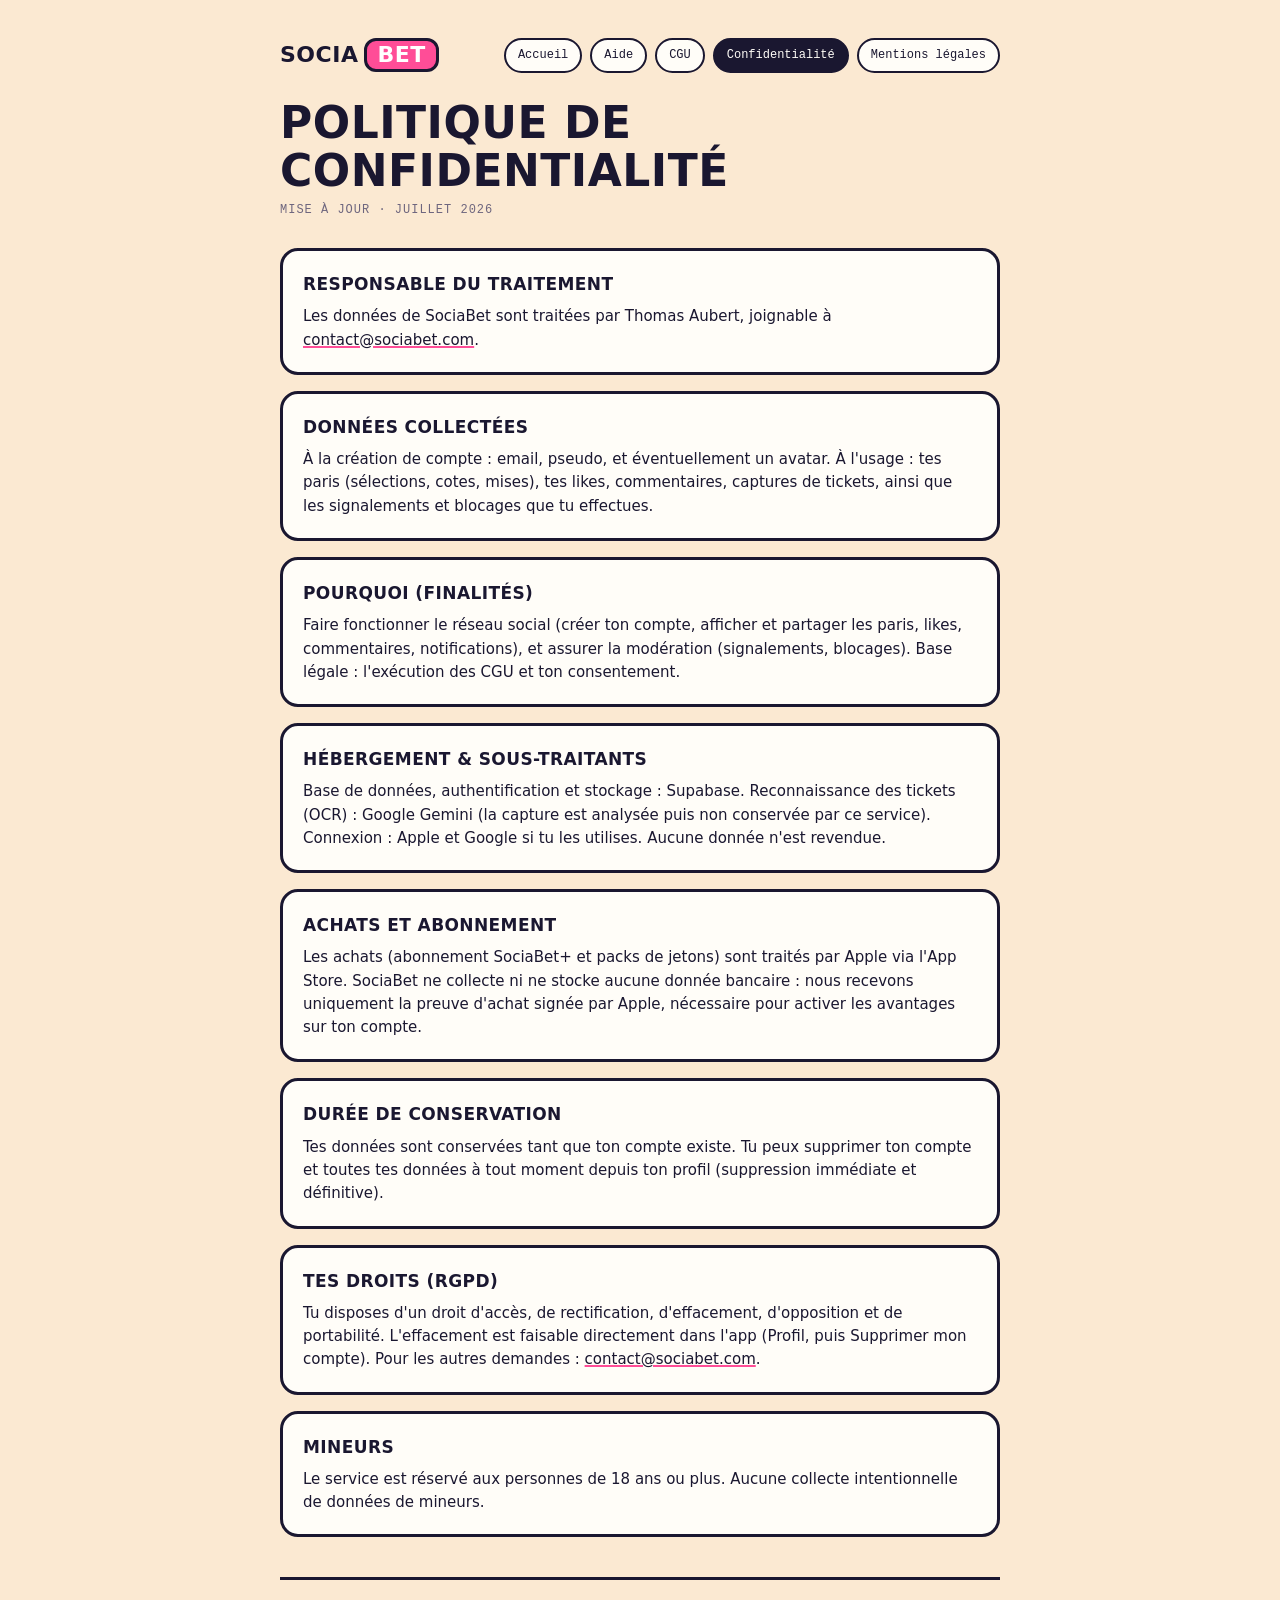
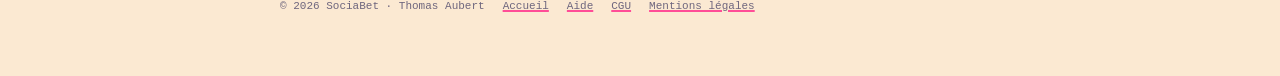
<file: privacy.html>
<!DOCTYPE html>
<html lang="fr">
<head>
<meta charset="utf-8">
<meta http-equiv="refresh" content="0; url=confidentialite.html">
<link rel="canonical" href="https://sociabet.com/confidentialite.html">
<title>SociaBet · Politique de confidentialité</title>
</head>
<body>
<p>Cette page a déménagé : <a href="confidentialite.html">Politique de confidentialité</a>.</p>
</body>
</html>
</file>
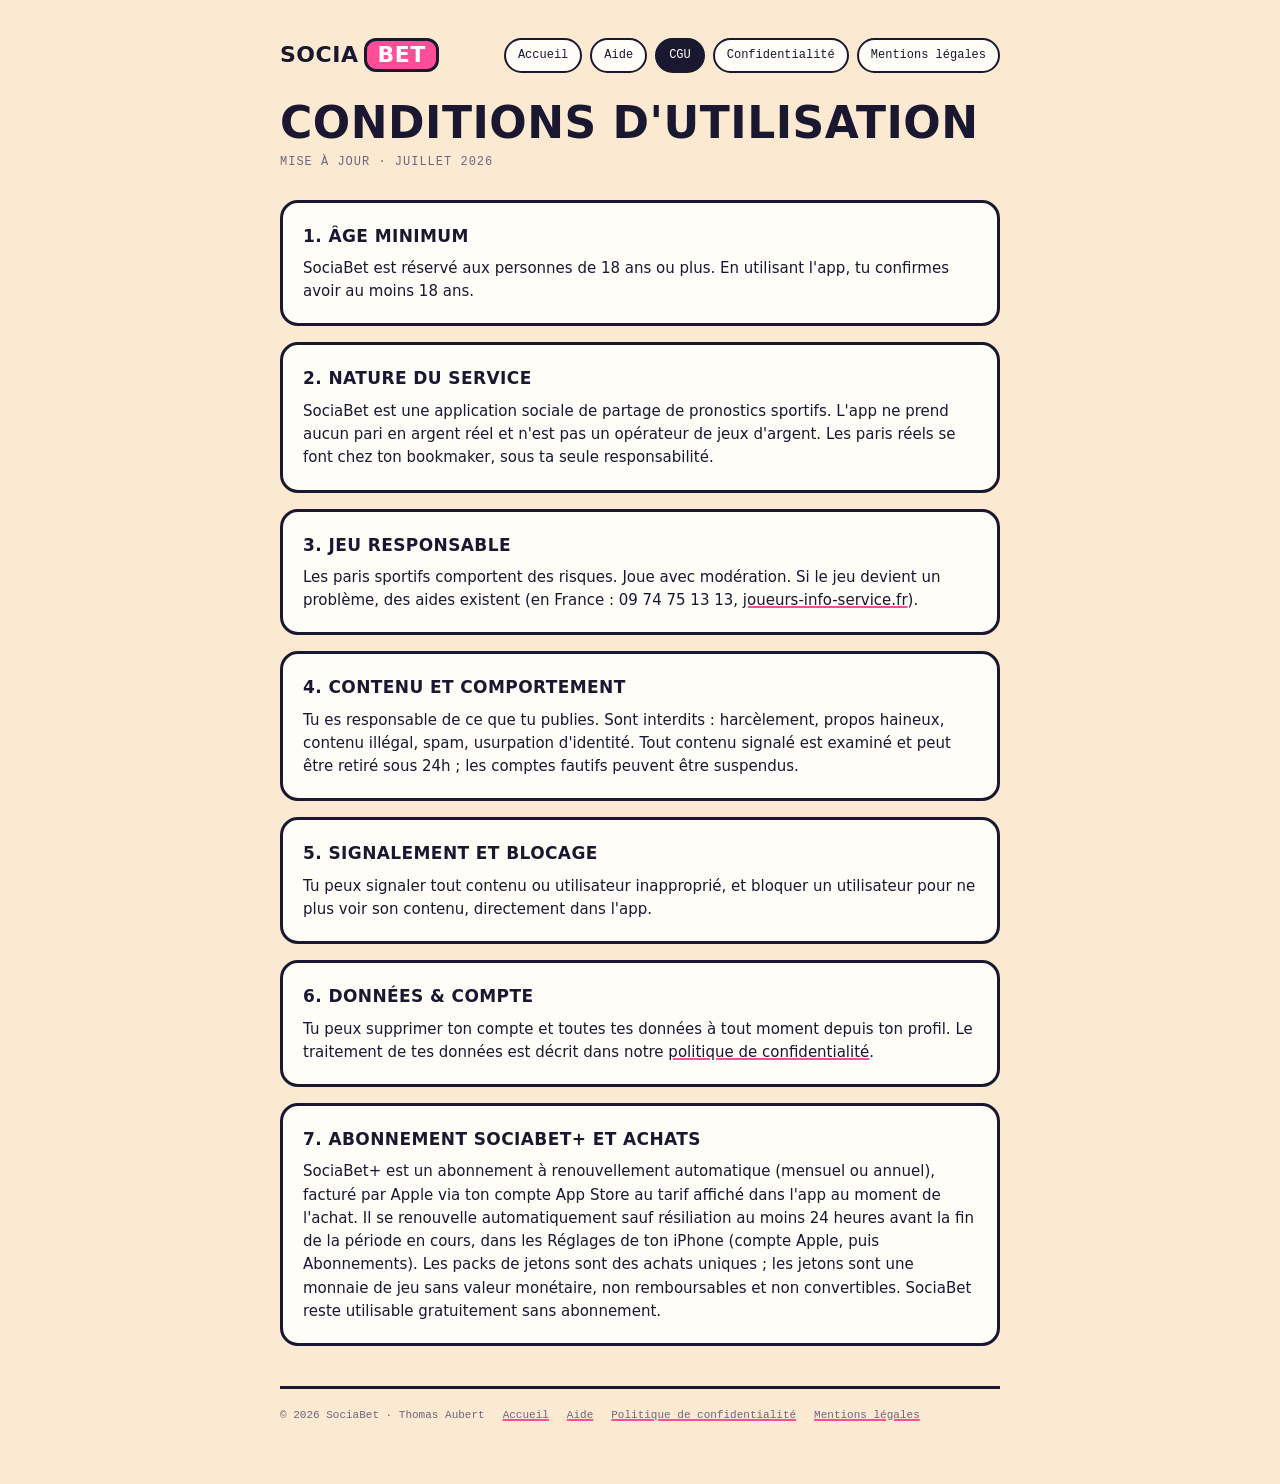
<file: terms.html>
<!DOCTYPE html>
<html lang="fr">
<head>
<meta charset="utf-8">
<meta http-equiv="refresh" content="0; url=cgu.html">
<link rel="canonical" href="https://sociabet.com/cgu.html">
<title>SociaBet · Conditions d'utilisation</title>
</head>
<body>
<p>Cette page a déménagé : <a href="cgu.html">Conditions d'utilisation</a>.</p>
</body>
</html>
</file>
<file: landing.css>
/* SOCIABET landing « affiche de jour de match » : blocs de couleur pleine largeur,
   display massif (Archivo Black), tickers de stade, téléphones inclinés à ombre dure.
   Feuille dédiée à index.html ; les pages légales/aide gardent styles.css. */

:root {
  --ink: #1A1730;
  --ink-soft: #6E667E;
  --paper: #FBE9D2;
  --pink: #FF4D97;
  --violet: #7C5CE0;
  --teal: #1FB6A6;
  --orange: #FF4116;
  --gold: #FFC931;
  --display: "Anton", system-ui, sans-serif;
  --body: "Space Grotesk", system-ui, sans-serif;
  --mono: "Space Mono", ui-monospace, monospace;
}

* { margin: 0; padding: 0; box-sizing: border-box; }
html { scroll-behavior: smooth; }
html, body { overflow-x: clip; }
body { background: var(--paper); color: var(--ink); font-family: var(--body); line-height: 1.55; }
img { max-width: 100%; height: auto; display: block; }
a { color: inherit; }
:focus-visible { outline: 3px solid var(--pink); outline-offset: 3px; border-radius: 4px; }

.in { max-width: 1100px; margin: 0 auto; padding: 0 24px; }

/* ============ header ============ */
.top {
  display: flex; align-items: center; justify-content: space-between;
  gap: 12px; padding: 22px 0 10px; flex-wrap: wrap;
}
.wordmark {
  display: inline-flex; align-items: center; gap: 7px;
  font-family: var(--display); font-size: 22px; letter-spacing: 0.5px;
  text-decoration: none; line-height: 1;
}
.wordmark .b { background: var(--pink); color: #fff; border: 3px solid var(--ink); border-radius: 12px; padding: 4px 10px; }
.top nav { display: flex; gap: 9px; align-items: center; }
.top nav a {
  font-family: var(--mono); font-size: 13px; text-decoration: none;
  padding: 8px 14px; border: 2.5px solid var(--ink); border-radius: 999px; background: #fff;
  transition: transform 0.12s ease, box-shadow 0.12s ease;
}
.top nav a:hover { transform: translate(-1px, -2px); box-shadow: 3px 4px 0 var(--ink); }
.top nav a.dl { background: var(--ink); color: #fff; font-weight: 700; }

/* ============ hero ============ */
.hero { position: relative; padding: 44px 0 86px; }
.hero .in { display: flex; align-items: center; gap: 40px; flex-wrap: wrap; }
.hero-copy { flex: 1 1 340px; min-width: 0; position: relative; z-index: 2; }
.eyebrow {
  display: inline-block; font-family: var(--mono); font-size: 12px; font-weight: 700;
  letter-spacing: 1px; color: #fff; background: var(--ink);
  padding: 7px 14px; border-radius: 999px; margin-bottom: 22px;
}
.hero h1 {
  font-family: var(--display); text-transform: uppercase;
  font-size: clamp(42px, 7.2vw, 74px); line-height: 0.98; letter-spacing: -0.5px;
}
.hero h1 span { display: block; }
.hero h1 .l3 {
  color: var(--pink);
  text-shadow: 3px 3px 0 var(--ink);
}
.hero-sub { font-size: 18px; font-weight: 500; max-width: 42ch; margin: 24px 0 28px; }
.hero-note { font-family: var(--mono); font-size: 12px; color: var(--ink-soft); margin-top: 14px; }

.appstore {
  display: inline-flex; align-items: center; gap: 13px;
  background: var(--ink); color: #fff; text-decoration: none;
  padding: 14px 26px; border-radius: 18px; border: 3px solid var(--ink);
  box-shadow: 6px 6px 0 var(--pink);
  transition: transform 0.12s ease, box-shadow 0.12s ease;
}
.appstore:hover { transform: translate(2px, 2px); box-shadow: 2px 2px 0 var(--pink); }
.appstore .apple { font-size: 30px; line-height: 1; }
.appstore-txt { display: flex; flex-direction: column; line-height: 1.12; font-family: var(--display); font-size: 19px; }
.appstore-txt small { font-family: var(--body); font-weight: 500; font-size: 11.5px; opacity: 0.8; }
.appstore.on-color { box-shadow: 6px 6px 0 var(--ink); background: #fff; color: var(--ink); border-color: var(--ink); }
.appstore.on-color:hover { box-shadow: 2px 2px 0 var(--ink); }

/* téléphone du hero sur son éclat rose */
.hero-stage { flex: 0 0 380px; position: relative; display: flex; justify-content: center; margin: 0 auto; }
.burst {
  position: absolute; inset: -30px; margin: auto; width: 400px; height: 400px;
  background:
    repeating-conic-gradient(from 0deg, var(--pink) 0deg 14deg, transparent 14deg 28deg);
  border-radius: 50%; opacity: 0.9; z-index: 0;
  animation: spin 46s linear infinite;
}
.burst::after {
  content: ""; position: absolute; inset: 44px; background: var(--paper);
  border: 4px solid var(--ink); border-radius: 50%;
}
.phone { position: relative; z-index: 1; width: 290px; transform: rotate(3deg); transition: transform 0.35s cubic-bezier(0.34, 1.56, 0.64, 1); }
.phone img { border: 4px solid var(--ink); border-radius: 34px; box-shadow: 12px 14px 0 rgba(26, 23, 48, 0.9); }
.phone:hover { transform: rotate(0deg) translateY(-8px); }
.ball { position: absolute; font-size: 34px; z-index: 2; filter: drop-shadow(2px 3px 0 rgba(26, 23, 48, 0.4)); }
.ball.b1 { top: -12px; left: -10px; animation: float 5.2s ease-in-out infinite; }
.ball.b2 { bottom: 30px; left: -34px; font-size: 27px; animation: float 6.4s ease-in-out infinite reverse; }
.ball.b3 { top: 40px; right: -26px; font-size: 30px; animation: float 4.6s ease-in-out 0.8s infinite; }

@keyframes float { 0%, 100% { transform: translateY(0) rotate(-6deg); } 50% { transform: translateY(-16px) rotate(8deg); } }
@keyframes spin { to { transform: rotate(360deg); } }

/* ============ ticker de stade ============ */
.ticker {
  background: var(--ink); color: var(--paper);
  border-top: 4px solid var(--ink); border-bottom: 4px solid var(--ink);
  overflow: hidden; padding: 13px 0; position: relative; z-index: 3;
}
.ticker.gold { background: var(--gold); color: var(--ink); }
.ticker-track { display: flex; width: max-content; animation: slide 28s linear infinite; }
.ticker span {
  font-family: var(--display); text-transform: uppercase; font-size: 17px;
  letter-spacing: 1px; white-space: nowrap; padding: 0 18px; position: relative;
}
.ticker span::after { content: "✦"; position: absolute; right: -7px; opacity: 0.55; }
@keyframes slide { to { transform: translateX(-50%); } }

/* ============ sections affiche ============ */
.block { padding: 84px 0; position: relative; }
.block.violet { background: var(--violet); color: #fff; }
.block.orange { background: var(--orange); color: #fff; }
.block.teal { background: var(--teal); color: #fff; }
.block.pink { background: var(--pink); color: #fff; }
.block.inkbg { background: var(--ink); color: var(--paper); }

.block .in { display: flex; align-items: center; gap: 54px; flex-wrap: wrap; }
.block.rev .in { flex-direction: row-reverse; }
.block-copy { flex: 1 1 320px; min-width: 0; }
.kicker {
  display: inline-block; font-family: var(--mono); font-size: 12px; font-weight: 700;
  letter-spacing: 1.5px; background: var(--ink); color: #fff;
  padding: 6px 13px; border-radius: 999px; margin-bottom: 18px;
}
.block.inkbg .kicker { background: var(--gold); color: var(--ink); }
.block h2 {
  font-family: var(--display); text-transform: uppercase;
  font-size: clamp(30px, 5vw, 46px); line-height: 1.02; letter-spacing: -0.5px;
  margin-bottom: 18px; text-wrap: balance;
}
.block p { font-size: 16.5px; font-weight: 500; max-width: 52ch; }
.block p strong { background: var(--ink); color: #fff; padding: 1px 7px; border-radius: 7px; white-space: nowrap; }
.block.inkbg p strong { background: var(--gold); color: var(--ink); }

.block .phone { width: min(270px, 74vw); margin: 0 auto; flex: 0 0 auto; }
.block .phone img { box-shadow: 12px 14px 0 rgba(26, 23, 48, 0.55); }
.block.rev .phone { transform: rotate(-3deg); }
.block.rev .phone:hover { transform: rotate(0deg) translateY(-8px); }

/* ============ comment ça marche ============ */
.how { padding: 80px 0 30px; }
.how-head { text-align: center; margin-bottom: 44px; }
.how-head h2 { font-family: var(--display); text-transform: uppercase; font-size: clamp(34px, 6vw, 56px); letter-spacing: -0.5px; }
.how-head p { font-family: var(--mono); font-size: 13px; color: var(--ink-soft); margin-top: 8px; }
.how-grid { display: grid; grid-template-columns: repeat(auto-fit, minmax(260px, 1fr)); gap: 22px; }
.how-card {
  border: 4px solid var(--ink); border-radius: 26px; padding: 26px 22px 28px;
  color: #fff; position: relative;
  box-shadow: 8px 9px 0 rgba(26, 23, 48, 0.85);
}
.how-card.c1 { background: var(--pink); transform: rotate(-0.7deg); }
.how-card.c2 { background: var(--violet); transform: rotate(0.6deg); }
.how-card.c3 { background: var(--teal); transform: rotate(-0.5deg); }
.how-card .phone { width: min(220px, 62vw); margin: 0 auto 20px; transform: rotate(0deg); }
.how-card .phone img { box-shadow: 8px 9px 0 rgba(26, 23, 48, 0.6); }
.hnum {
  position: absolute; top: -20px; left: -14px;
  width: 52px; height: 52px; border-radius: 999px;
  background: var(--gold); color: var(--ink); border: 4px solid var(--ink);
  display: flex; align-items: center; justify-content: center;
  font-family: var(--display); font-size: 23px;
  box-shadow: 4px 4px 0 rgba(26, 23, 48, 0.7);
}
.how-card h3 { font-family: var(--display); text-transform: uppercase; font-size: 19px; margin-bottom: 8px; letter-spacing: 0.3px; }
.how-card p { font-size: 14.5px; font-weight: 500; }

/* ============ mosaïque features ============ */
.more { padding: 84px 0; background: var(--ink); color: var(--paper); }
.more h2 { font-family: var(--display); text-transform: uppercase; font-size: clamp(30px, 5vw, 46px); margin-bottom: 34px; }
.mosaic { display: grid; grid-template-columns: repeat(auto-fit, minmax(250px, 1fr)); gap: 18px; }
.tile {
  border: 4px solid var(--paper); border-radius: 22px; padding: 22px;
  color: var(--ink); transition: translate 0.16s ease, box-shadow 0.16s ease;
}
.tile:hover { translate: -2px -4px; box-shadow: 6px 8px 0 rgba(251, 233, 210, 0.35); }
.tile .emo { font-size: 30px; margin-bottom: 12px; }
.tile h3 { font-family: var(--display); text-transform: uppercase; font-size: 16px; margin-bottom: 7px; }
.tile p { font-size: 14px; font-weight: 500; }
.tile.t1 { background: var(--gold); }
.tile.t2 { background: var(--pink); color: #fff; }
.tile.t3 { background: var(--paper); }
.tile.t4 { background: var(--teal); color: #fff; }
.tile.t5 { background: var(--violet); color: #fff; }
.tile.t6 { background: var(--orange); color: #fff; }

/* ============ CTA final ============ */
.last { padding: 92px 0; text-align: center; background: var(--paper); position: relative; }
.last h2 {
  font-family: var(--display); text-transform: uppercase;
  font-size: clamp(42px, 8vw, 84px); line-height: 0.96; letter-spacing: -1px;
  margin-bottom: 16px;
}
.last h2 .accent { color: var(--pink); text-shadow: 4px 4px 0 var(--ink); }
.last p { font-size: 17px; font-weight: 500; max-width: 46ch; margin: 0 auto 30px; }

/* ============ aide + légal ============ */
.quiet { padding: 20px 0 70px; }
.quiet .card {
  border: 3px solid var(--ink); border-radius: 20px; background: #fff;
  padding: 22px 24px; margin-bottom: 16px; font-size: 15px;
}
.quiet .card .tag {
  display: inline-block; font-family: var(--mono); font-size: 11.5px; font-weight: 700;
  letter-spacing: 1px; text-transform: uppercase; color: #fff; background: var(--teal);
  border: 2px solid var(--ink); padding: 4px 12px; border-radius: 999px; margin-bottom: 10px;
}
.quiet .card a { text-decoration-color: var(--pink); text-decoration-thickness: 2px; }

footer {
  background: var(--ink); color: var(--paper); padding: 26px 0 34px;
  font-family: var(--mono); font-size: 12px;
}
footer .in { display: flex; flex-wrap: wrap; gap: 8px 22px; }
footer a { color: var(--paper); opacity: 0.8; }
footer a:hover { opacity: 1; }

/* ============ reveals au scroll ============ */
html.js .rv { opacity: 0; transform: translateY(30px); }
html.js .rv.vis { opacity: 1; transform: none; transition: opacity 0.7s ease, transform 0.7s cubic-bezier(0.22, 1, 0.36, 1); }
html.js .hero-copy > * { opacity: 0; transform: translateY(24px); animation: rise 0.7s cubic-bezier(0.22, 1, 0.36, 1) forwards; }
html.js .hero-copy > *:nth-child(2) { animation-delay: 0.08s; }
html.js .hero-copy > *:nth-child(3) { animation-delay: 0.18s; }
html.js .hero-copy > *:nth-child(4) { animation-delay: 0.28s; }
html.js .hero-copy > *:nth-child(5) { animation-delay: 0.36s; }
html.js .hero-stage { opacity: 0; transform: scale(0.92) rotate(6deg); animation: pop 0.8s cubic-bezier(0.34, 1.56, 0.64, 1) 0.25s forwards; }
@keyframes rise { to { opacity: 1; transform: none; } }
@keyframes pop { to { opacity: 1; transform: none; } }

@media (prefers-reduced-motion: reduce) {
  html.js .rv, html.js .hero-copy > *, html.js .hero-stage { opacity: 1; transform: none; animation: none; transition: none; }
  .ticker-track, .burst, .ball { animation: none; }
  html { scroll-behavior: auto; }
}

/* ============ responsive ============ */
@media (max-width: 760px) {
  .hero { padding: 26px 0 64px; }
  .hero-stage { flex-basis: 100%; }
  .burst { width: 330px; height: 330px; inset: -10px; }
  .block { padding: 62px 0; }
  .block .in, .block.rev .in { flex-direction: column; }
  .how-card { transform: none !important; }
}

/* ---- section thèmes : deux téléphones ---- */
.duo { display: flex; gap: 0; flex: 0 0 auto; margin: 0 auto; }
.duo .phone { width: min(225px, 56vw); }
.duo .tilt-l { transform: rotate(-5deg) translateX(14px); z-index: 1; }
.duo .tilt-r { transform: rotate(5deg) translateX(-14px) translateY(22px); }
.duo .phone:hover { transform: rotate(0deg) translateY(-6px); z-index: 2; }

/* ---- responsive mobile affiné ---- */
@media (max-width: 760px) {
  .in { padding: 0 18px; }
  .hero h1 { font-size: clamp(40px, 12vw, 54px); }
  .hero-sub { font-size: 16px; }
  .block { padding: 54px 0; }
  .block h2 { font-size: clamp(27px, 7.4vw, 34px); }
  .block p { font-size: 15px; }
  .block .phone { width: min(240px, 70vw); }
  .ticker span { font-size: 14px; padding: 0 14px; }
  .ticker { padding: 10px 0; }
  .how { padding: 56px 0 20px; }
  .how-card { padding: 22px 18px 24px; }
  .more { padding: 60px 0; }
  .tile { padding: 18px; }
  .last { padding: 64px 0; }
  .duo .phone { width: min(170px, 42vw); }
  .quiet .card { padding: 18px; font-size: 14px; }
}

/* trio de thèmes */
.duo .tilt-c { transform: rotate(0deg) translateY(-10px); z-index: 2; }
@media (min-width: 761px) { .duo .phone { width: min(190px, 30vw); } }

/* la pièce à J de l'app */
.jcoin-old {
  display: inline-flex; align-items: center; justify-content: center;
  width: 44px; height: 44px; border-radius: 999px;
  background: radial-gradient(circle at 34% 30%, #FFE28A, var(--gold) 58%, #E5A50A);
  border: 3px solid var(--ink);
  font-family: var(--display); font-size: 22px; color: var(--ink);
  box-shadow: inset -2px -3px 0 rgba(26, 23, 48, 0.22), 2px 3px 0 rgba(26, 23, 48, 0.35);
}

/* icônes maison */
.svgic { width: 46px; height: 46px; display: block; }
.tic { width: 1.05em; height: 1.05em; vertical-align: -0.14em; display: inline-block; }
.ball { width: 40px; height: 40px; }
.ball.b2 { width: 34px; height: 34px; }
.ball.b3 { width: 36px; height: 36px; }

/* bouton remonter */
.totop {
  position: fixed; right: 16px; bottom: 18px; z-index: 50;
  width: 52px; height: 52px; border-radius: 999px;
  background: var(--ink); color: var(--paper);
  border: 3px solid var(--paper); outline: 3px solid var(--ink);
  font-family: var(--display); font-size: 22px; cursor: pointer;
  opacity: 0; pointer-events: none; transform: translateY(14px);
  transition: opacity 0.25s ease, transform 0.25s ease;
  box-shadow: 0 6px 18px rgba(26, 23, 48, 0.35);
}
.totop.show { opacity: 1; pointer-events: auto; transform: none; }

/* screens moins imposants sur mobile */
@media (max-width: 760px) {
  .hero .shot, .phone { width: min(230px, 62vw) !important; }
  .block .phone { width: min(200px, 56vw) !important; }
  .how-card .phone { width: min(180px, 50vw) !important; }
  .duo .phone { width: min(140px, 34vw) !important; }
  .burst { width: 280px; height: 280px; }
}

/* bloc sur papier (pause visuelle) */
.block.paper { background: var(--paper); color: var(--ink); }
.block.paper .kicker { background: var(--pink); }
.block.paper p strong { background: var(--pink); color: #fff; }

/* la flèche du bouton remonter, réellement centrée (c'est un lien, pas un bouton) */
.totop {
  display: flex; align-items: center; justify-content: center;
  text-decoration: none; line-height: 1; padding: 0;
}

/* le reveal (.rv.vis) écrasait la transition du hover des tuiles : on déclare les deux.
   Le survol anime translate/box-shadow (0.16s), le reveal anime opacity/transform (0.7s). */
html.js .tile.rv.vis {
  transition: opacity 0.7s ease, transform 0.7s cubic-bezier(0.22, 1, 0.36, 1),
              translate 0.16s ease, box-shadow 0.16s ease;
}
</file>
<file: styles.css>
/* SOCIABET, site support & légal (sociabet.com). Palette et style repris de l'app (DA BUBBLE) :
   encre navy, papier crème, cartes blanches à gros bord, rose / teal en accents. */
:root {
  --ink: #1A1730;
  --ink-soft: #6E667E;
  --paper: #FBE9D2;
  --card: #FFFDF8;
  --pink: #FF4D97;
  --teal: #1FB6A6;
  --orange: #FF4116;
  --gold: #D99A06;
}

* { margin: 0; padding: 0; box-sizing: border-box; }

body {
  background: var(--paper);
  color: var(--ink);
  font-family: -apple-system, BlinkMacSystemFont, "Segoe UI", system-ui, sans-serif;
  line-height: 1.55;
  -webkit-font-smoothing: antialiased;
}

.wrap { max-width: 760px; margin: 0 auto; padding: 20px 20px 60px; }

/* ---- header / nav ---- */
header {
  display: flex; align-items: center; justify-content: space-between;
  flex-wrap: wrap; gap: 10px;
  padding: 18px 0 26px;
}
.wordmark {
  display: inline-flex; align-items: center; gap: 6px;
  font-weight: 900; font-size: 22px; letter-spacing: 0.5px;
  text-decoration: none; color: var(--ink); line-height: 1;
}
.wordmark .b {
  background: var(--pink); color: #fff;
  border: 3px solid var(--ink); border-radius: 12px;
  padding: 3px 10px;
}
nav { display: flex; flex-wrap: wrap; gap: 8px; }
nav a {
  font-family: ui-monospace, "SF Mono", SFMono-Regular, Menlo, monospace;
  font-size: 12px; text-decoration: none; color: var(--ink);
  padding: 6px 12px; border: 2px solid var(--ink); border-radius: 999px;
  background: var(--card);
}
nav a.active, nav a:hover { background: var(--ink); color: var(--card); }

/* ---- typo ---- */
h1 {
  font-weight: 900; font-size: clamp(30px, 6vw, 44px);
  text-transform: uppercase; letter-spacing: 0.5px; line-height: 1.1;
  margin-bottom: 6px; text-wrap: balance;
}
.subtitle {
  font-family: ui-monospace, "SF Mono", SFMono-Regular, Menlo, monospace;
  font-size: 12px; text-transform: uppercase; letter-spacing: 1px;
  color: var(--ink-soft); margin-bottom: 28px;
}
h2 {
  font-weight: 900; font-size: 17px; text-transform: uppercase;
  letter-spacing: 0.4px; margin-bottom: 8px;
}
p, li { font-size: 15px; color: var(--ink); }
.soft { color: var(--ink-soft); }
a { color: var(--ink); text-decoration-color: var(--pink); text-decoration-thickness: 2px; }

/* ---- cartes ---- */
.card {
  background: var(--card);
  border: 3px solid var(--ink);
  border-radius: 18px;
  padding: 20px;
  margin-bottom: 16px;
}
.card.accent { border-color: var(--pink); }
.card.teal { border-color: var(--teal); }

.badge {
  display: inline-block;
  font-family: ui-monospace, "SF Mono", SFMono-Regular, Menlo, monospace;
  font-size: 11px; text-transform: uppercase; letter-spacing: 1px;
  color: #fff; background: var(--pink);
  border: 2px solid var(--ink); border-radius: 999px;
  padding: 4px 12px; margin-bottom: 14px;
}
.badge.teal { background: var(--teal); }
.badge.gold { background: var(--gold); }

.cta {
  display: inline-block; font-weight: 800; font-size: 15px;
  color: #fff; background: var(--ink); text-decoration: none;
  padding: 13px 22px; border-radius: 14px; border: 3px solid var(--ink);
  margin-top: 6px;
}
.cta:hover { background: var(--pink); }

ul { padding-left: 22px; margin-top: 6px; }
li { margin-bottom: 6px; }

.faq-q { font-weight: 800; font-size: 15px; margin-bottom: 3px; }
.faq + .faq { margin-top: 16px; }

/* ---- footer ---- */
footer {
  margin-top: 40px; padding-top: 18px;
  border-top: 3px solid var(--ink);
  font-family: ui-monospace, "SF Mono", SFMono-Regular, Menlo, monospace;
  font-size: 11px; color: var(--ink-soft);
  display: flex; flex-wrap: wrap; gap: 6px 18px;
}
footer a { color: var(--ink-soft); }

/* ================= LANDING (index.html) ================= */
:root { --violet: #7C5CE0; }
html, body { overflow-x: clip; }
img { max-width: 100%; height: auto; }

.nav-cta { background: var(--pink) !important; color: #fff !important; font-weight: 700; }

/* ---- hero ---- */
.hero {
  display: flex; align-items: center; justify-content: space-between;
  gap: 30px; flex-wrap: wrap;
  padding: 22px 0 46px;
}
.hero-text { flex: 1 1 300px; min-width: 0; }
.hero h1 {
  font-size: clamp(38px, 9vw, 60px); line-height: 1.03;
  margin: 14px 0; text-transform: none; letter-spacing: -0.5px;
}
.hero h1 .hl {
  color: var(--pink);
  text-decoration: underline; text-decoration-thickness: 5px;
  text-decoration-color: var(--ink); text-underline-offset: 6px;
}
.hero-sub { font-size: 16.5px; max-width: 44ch; margin-bottom: 22px; }
.hero-note {
  font-family: ui-monospace, "SF Mono", SFMono-Regular, Menlo, monospace;
  font-size: 11px; color: var(--ink-soft); margin-top: 10px;
}

/* screenshot de l'app, encadré comme un téléphone */
.shot {
  display: block;
  border: 4px solid var(--ink); border-radius: 32px;
  box-shadow: 7px 7px 0 rgba(26, 23, 48, 0.16);
  background: var(--card);
}
.hero .shot { width: min(290px, 82vw); margin: 0 auto; transform: rotate(1.5deg); }

/* bouton App Store */
.appstore {
  display: inline-flex; align-items: center; gap: 12px;
  background: var(--ink); color: #fff; text-decoration: none;
  padding: 12px 22px; border-radius: 16px; border: 3px solid var(--ink);
  box-shadow: 4px 4px 0 rgba(26, 23, 48, 0.28);
  transition: transform 0.08s ease;
}
.appstore:hover { transform: translate(-1px, -1px); }
.appstore .apple-logo { font-size: 26px; line-height: 1; }
.appstore-txt { display: flex; flex-direction: column; line-height: 1.15; font-weight: 800; font-size: 18px; }
.appstore-txt small { font-weight: 500; font-size: 11px; opacity: 0.85; }
.appstore.inv { background: #fff; color: var(--ink); }

/* ---- sections ---- */
.section-title {
  font-weight: 900; font-size: clamp(24px, 5.6vw, 34px);
  margin: 6px 0 6px; text-wrap: balance;
}
.section-sub {
  font-family: ui-monospace, "SF Mono", SFMono-Regular, Menlo, monospace;
  font-size: 12px; color: var(--ink-soft); margin-bottom: 22px;
}

/* étapes « comment ça marche » */
.steps { padding-bottom: 40px; }
.steps-grid { display: grid; grid-template-columns: repeat(auto-fit, minmax(230px, 1fr)); gap: 30px 18px; }
.step { text-align: center; min-width: 0; }
.step .shot { width: min(240px, 74vw); margin: 0 auto 16px; }
.step-head { display: flex; align-items: center; justify-content: center; gap: 10px; margin-bottom: 6px; }
.snum {
  width: 32px; height: 32px; border-radius: 999px; flex: 0 0 32px;
  border: 3px solid var(--ink); color: #fff;
  display: inline-flex; align-items: center; justify-content: center;
  font-weight: 900; font-size: 15px;
}
.step h3 { font-weight: 900; font-size: 15px; letter-spacing: 0.4px; }
.step p { font-size: 13.5px; color: var(--ink-soft); max-width: 34ch; margin: 0 auto; }

/* section split (calendrier) */
.split {
  display: flex; align-items: center; gap: 30px; flex-wrap: wrap;
  background: var(--card); border: 3px solid var(--ink); border-radius: 24px;
  padding: 26px; margin-bottom: 40px;
}
.split .shot { width: min(240px, 74vw); margin: 0 auto; transform: rotate(-1.5deg); }
.split-text { flex: 1 1 280px; min-width: 0; }
.split-text h2 { font-weight: 900; font-size: clamp(22px, 5vw, 30px); margin-bottom: 10px; text-wrap: balance; }
.split-text p { font-size: 14.5px; color: var(--ink-soft); max-width: 48ch; }

/* features */
.features { padding-bottom: 34px; }
.fgrid { display: grid; grid-template-columns: repeat(auto-fit, minmax(240px, 1fr)); gap: 14px; }
.fcard { background: var(--card); border: 3px solid var(--ink); border-radius: 18px; padding: 18px; min-width: 0; }
.fcard .fchip {
  width: 44px; height: 44px; border-radius: 999px; border: 2.5px solid var(--ink);
  display: flex; align-items: center; justify-content: center;
  font-size: 20px; margin-bottom: 12px;
}
.fcard h3 { font-weight: 900; font-size: 14px; letter-spacing: 0.4px; margin-bottom: 6px; }
.fcard p { font-size: 13.5px; color: var(--ink-soft); }

/* bande CTA */
.ctaband {
  background: var(--ink); border-radius: 22px;
  color: #fff; text-align: center; padding: 34px 22px; margin: 6px 0 26px;
}
.ctaband h2 { font-weight: 900; font-size: clamp(24px, 5vw, 32px); margin-bottom: 8px; }
.ctaband p { color: rgba(255, 255, 255, 0.75); margin-bottom: 20px; }
/* 3 étapes dans une grille de 2 colonnes : la dernière prend toute la largeur, centrée */
.step:last-child { grid-column: 1 / -1; }

/* ---- landing v4 : desktop large + sections alternées ---- */
body.landing .wrap { max-width: 1060px; }
.split .badge, .split-text .badge { margin-bottom: 4px; }
.split.rev { flex-direction: row-reverse; }
.split { margin-bottom: 22px; }
.split-text h2 { margin-top: 8px; }
.split-text p strong { color: var(--ink); }
@media (min-width: 900px) {
  .hero .shot { width: 330px; }
  .split { padding: 32px 38px; gap: 44px; }
  .split .shot { width: 260px; }
  .steps-grid { grid-template-columns: repeat(3, 1fr); }
  .step:last-child { grid-column: auto; }
}
@media (max-width: 899px) {
  .split.rev { flex-direction: row; }
}
</file>
